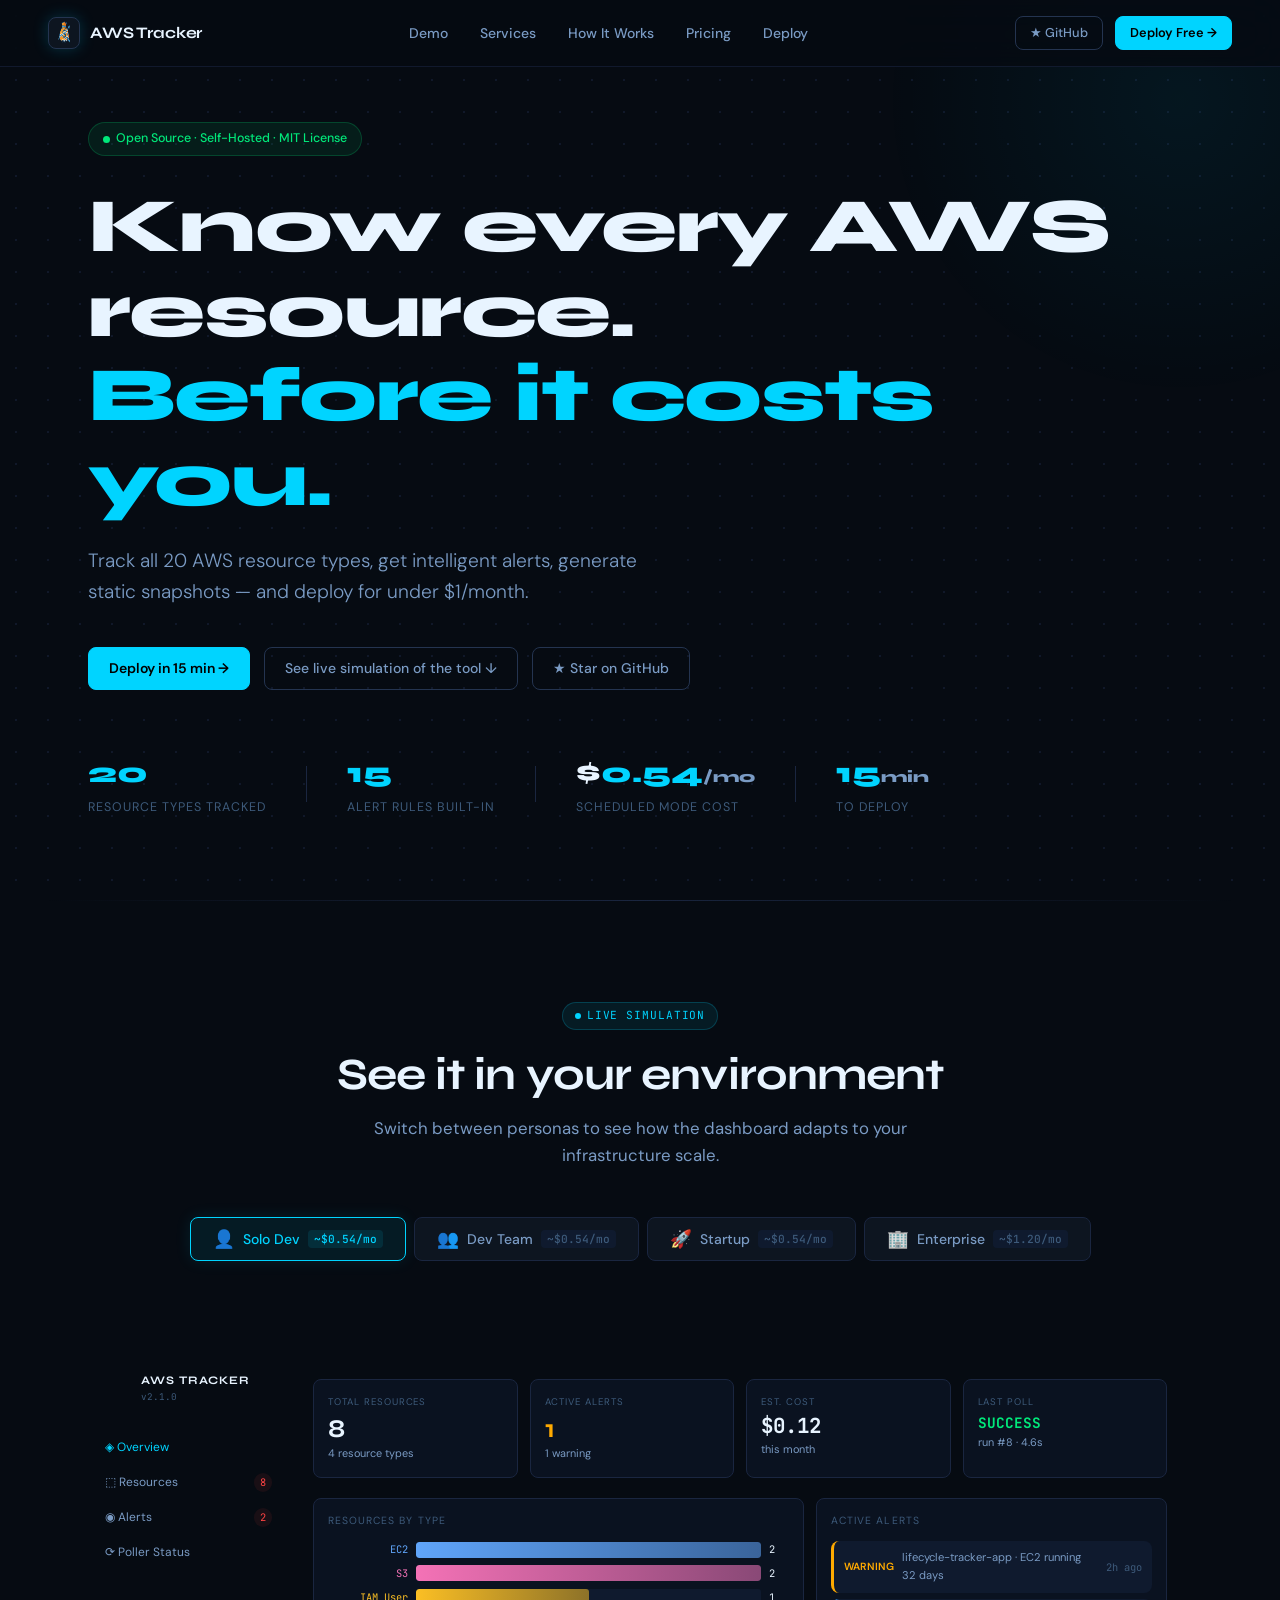
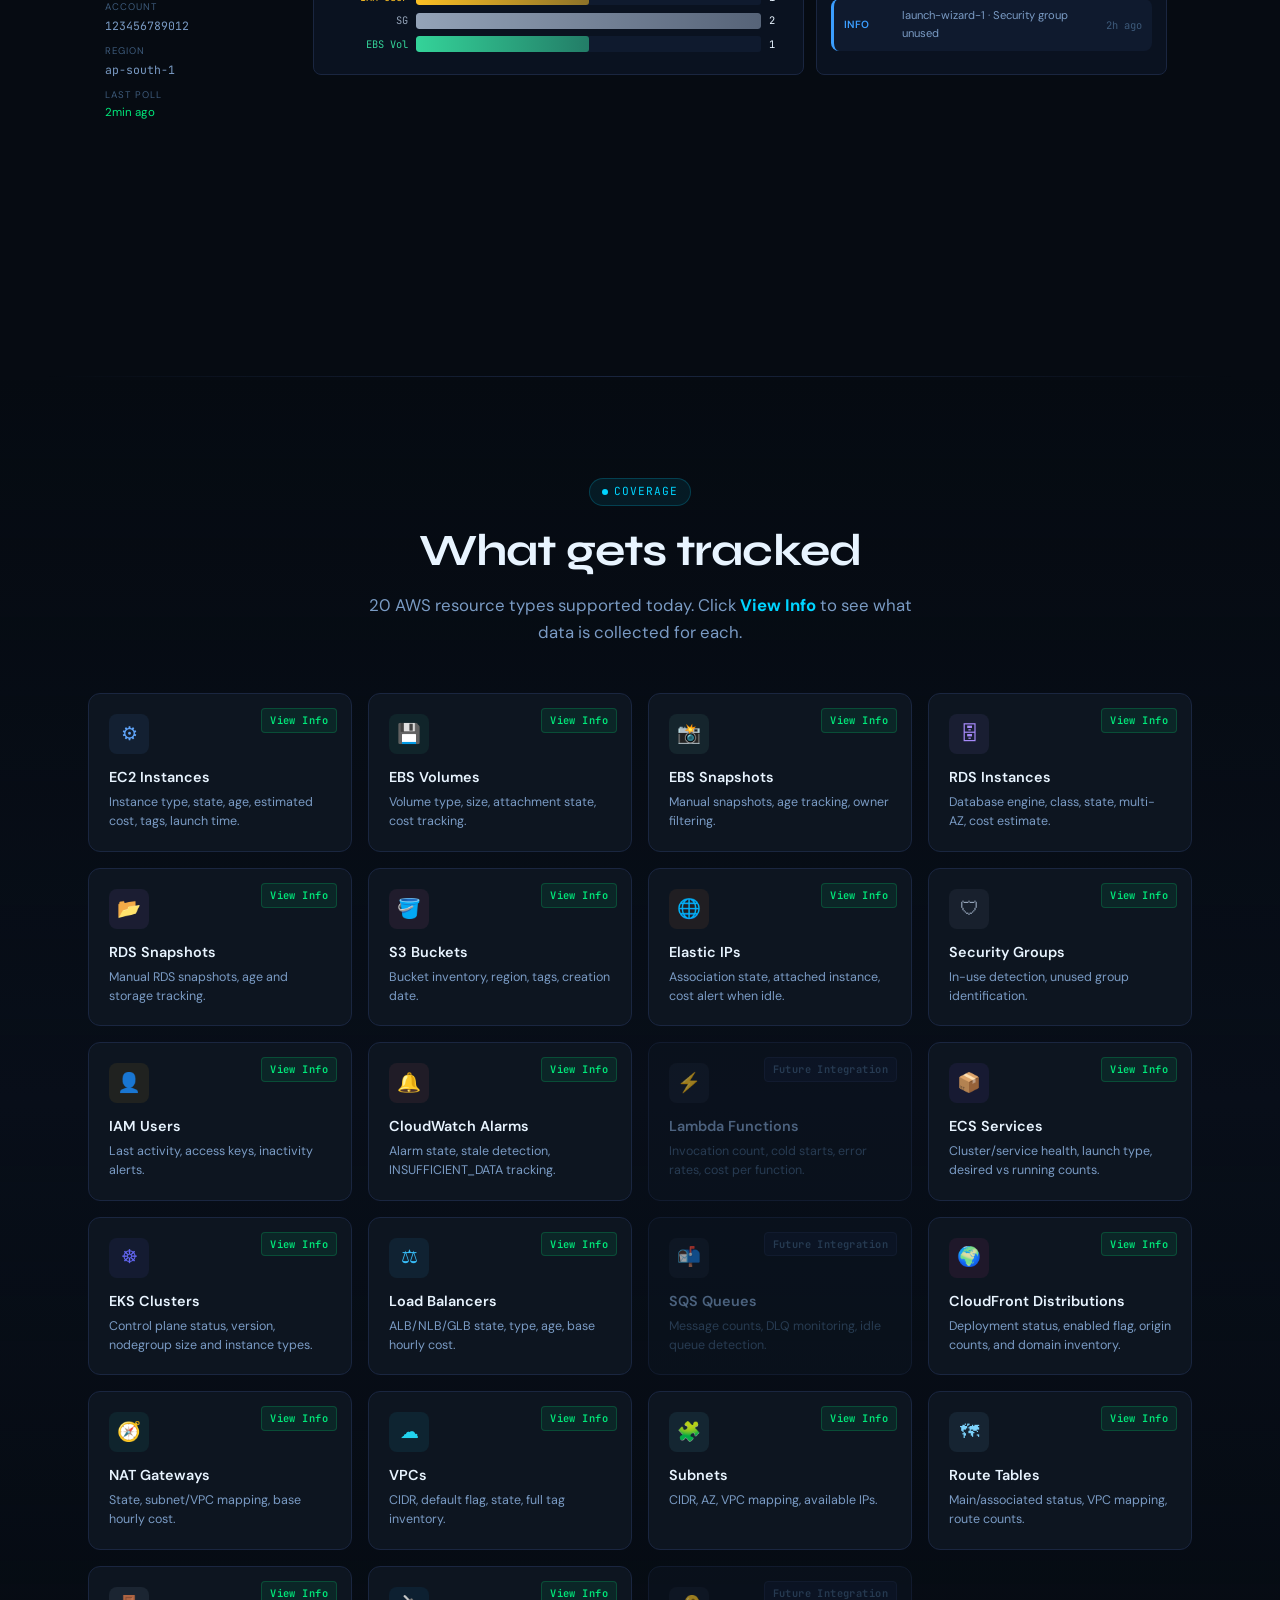
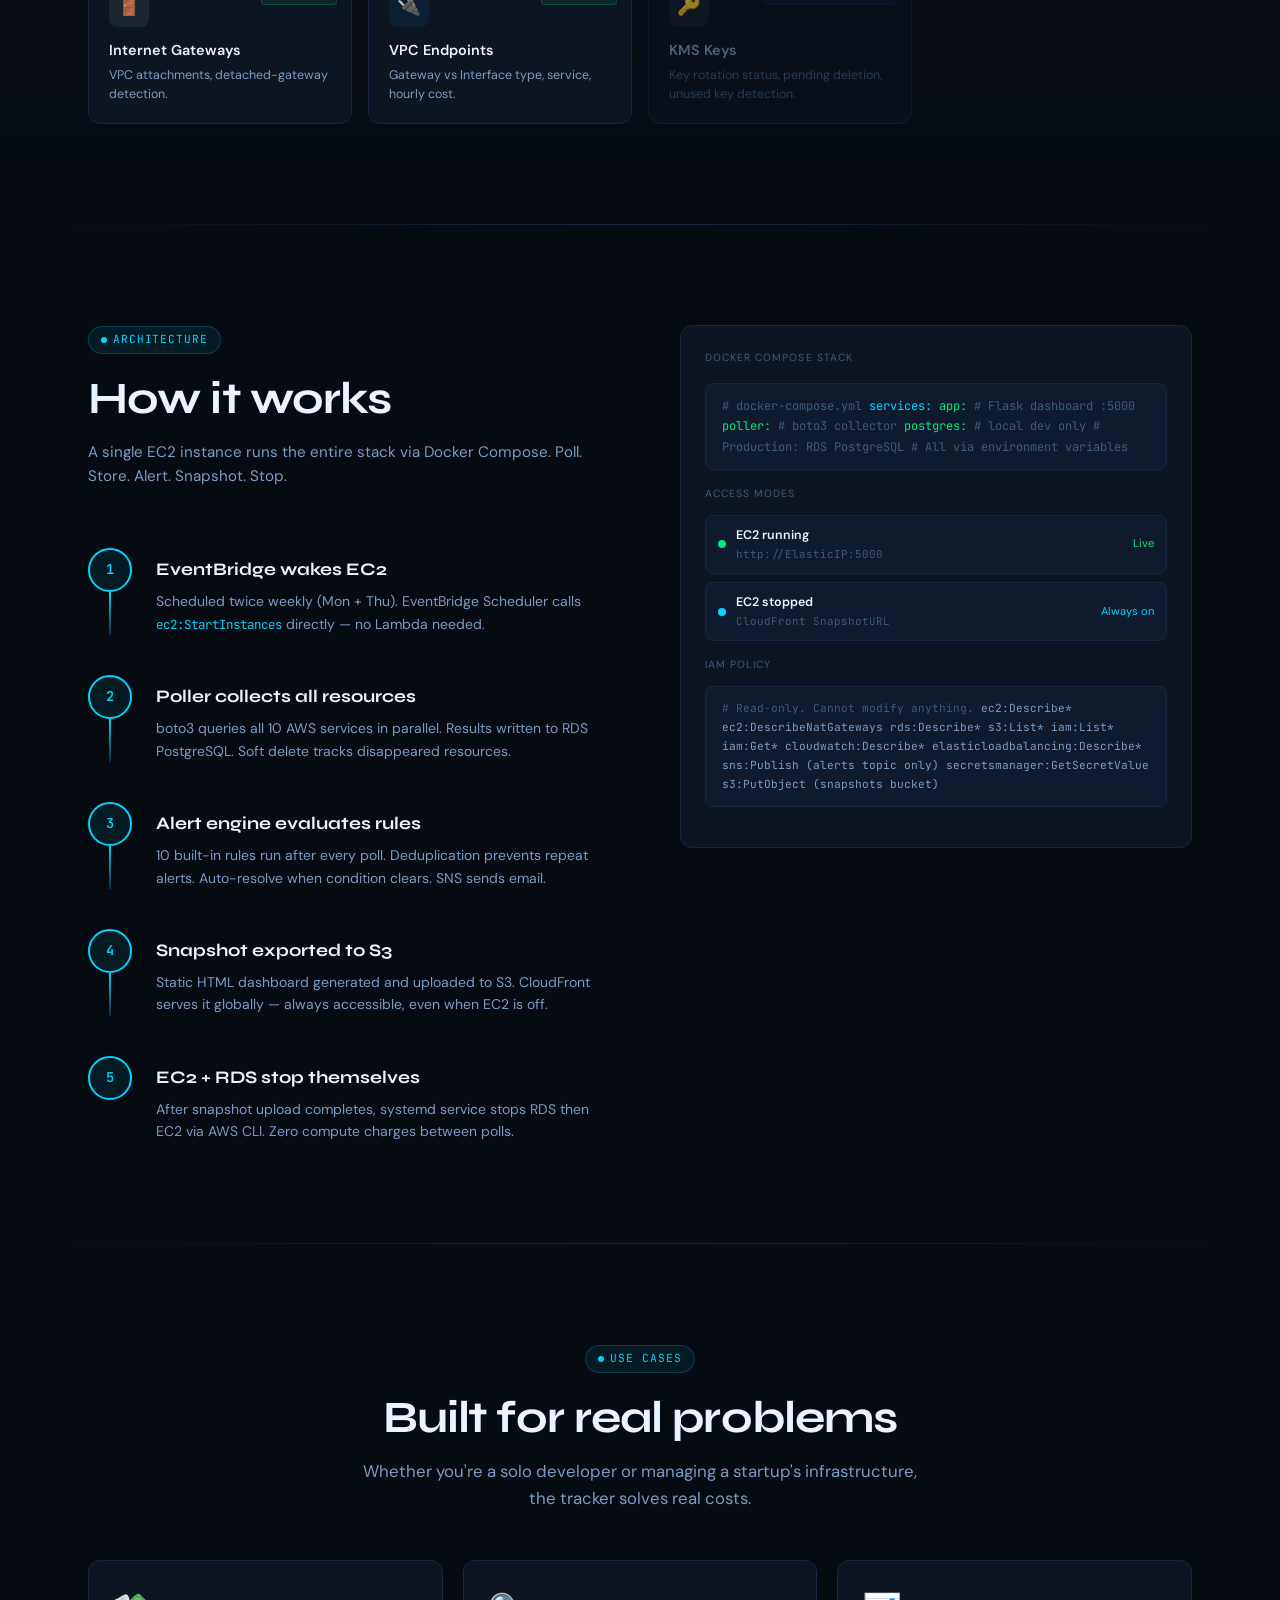
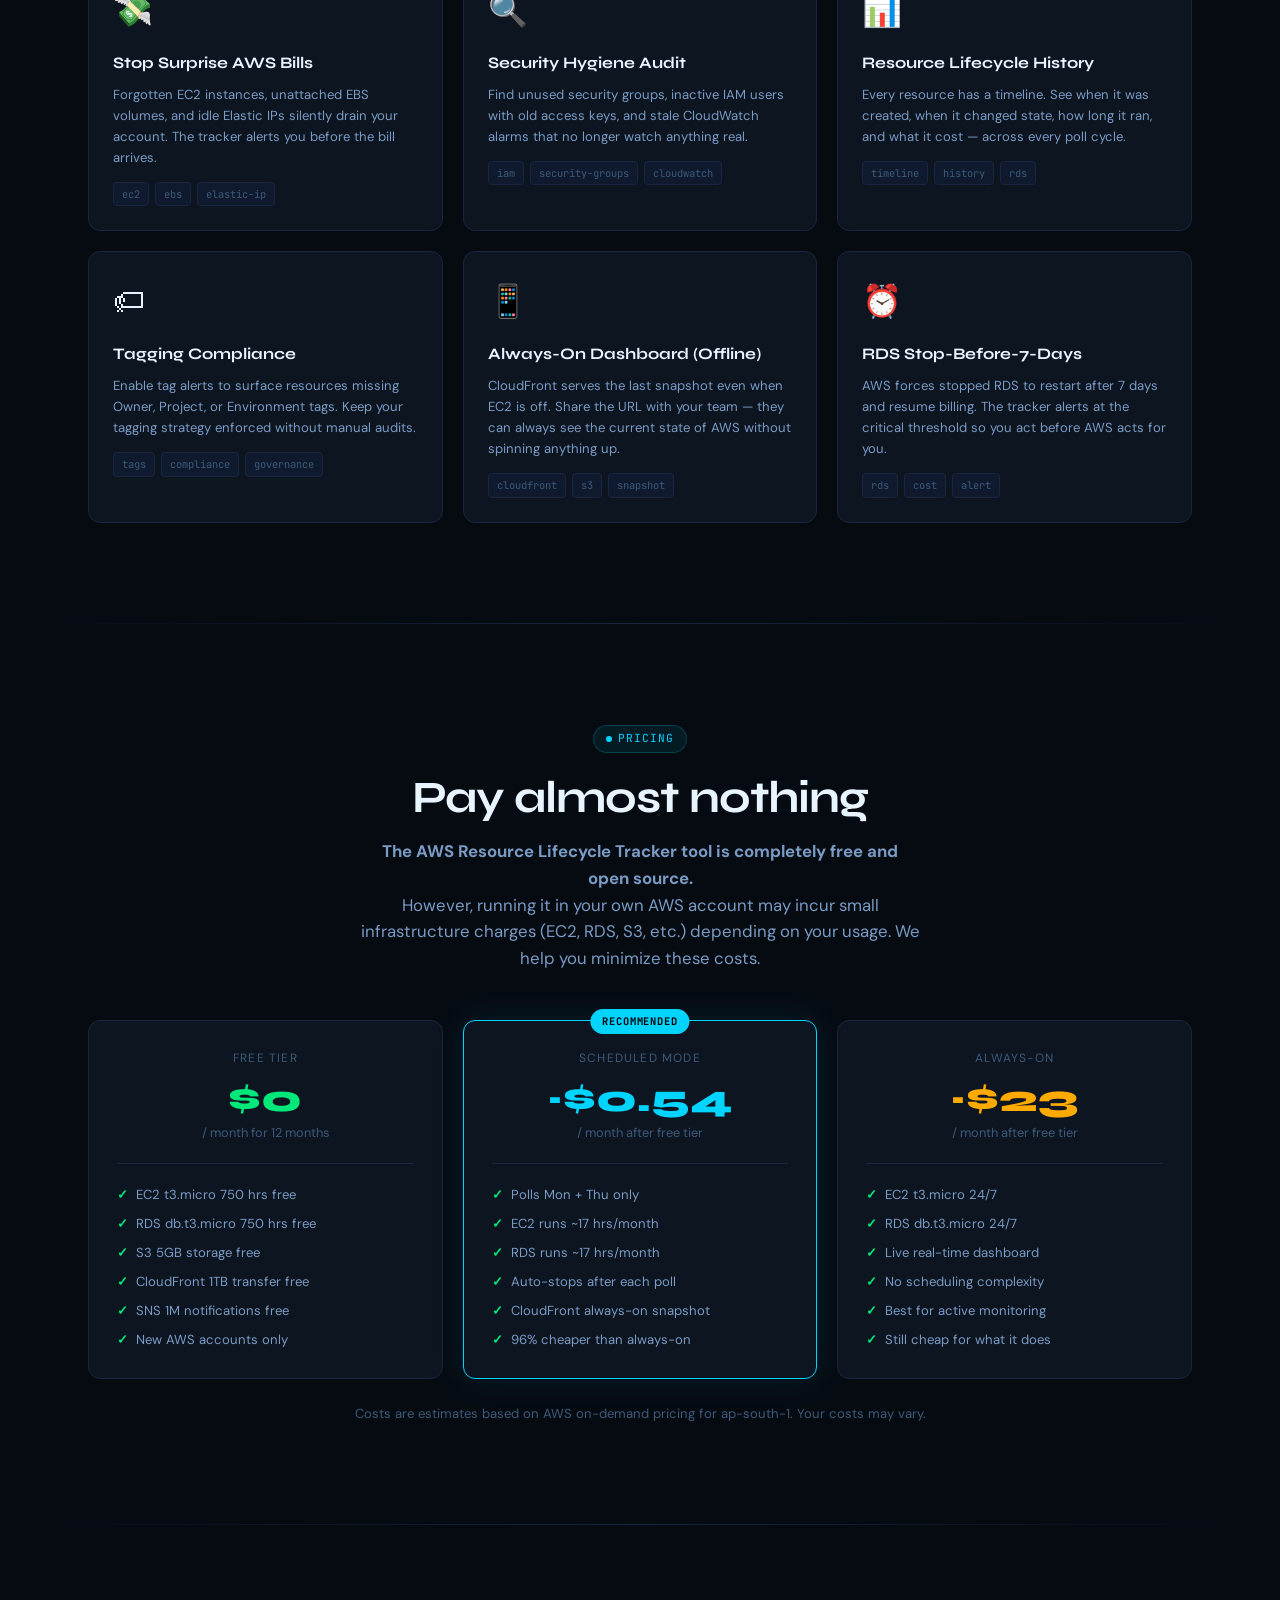
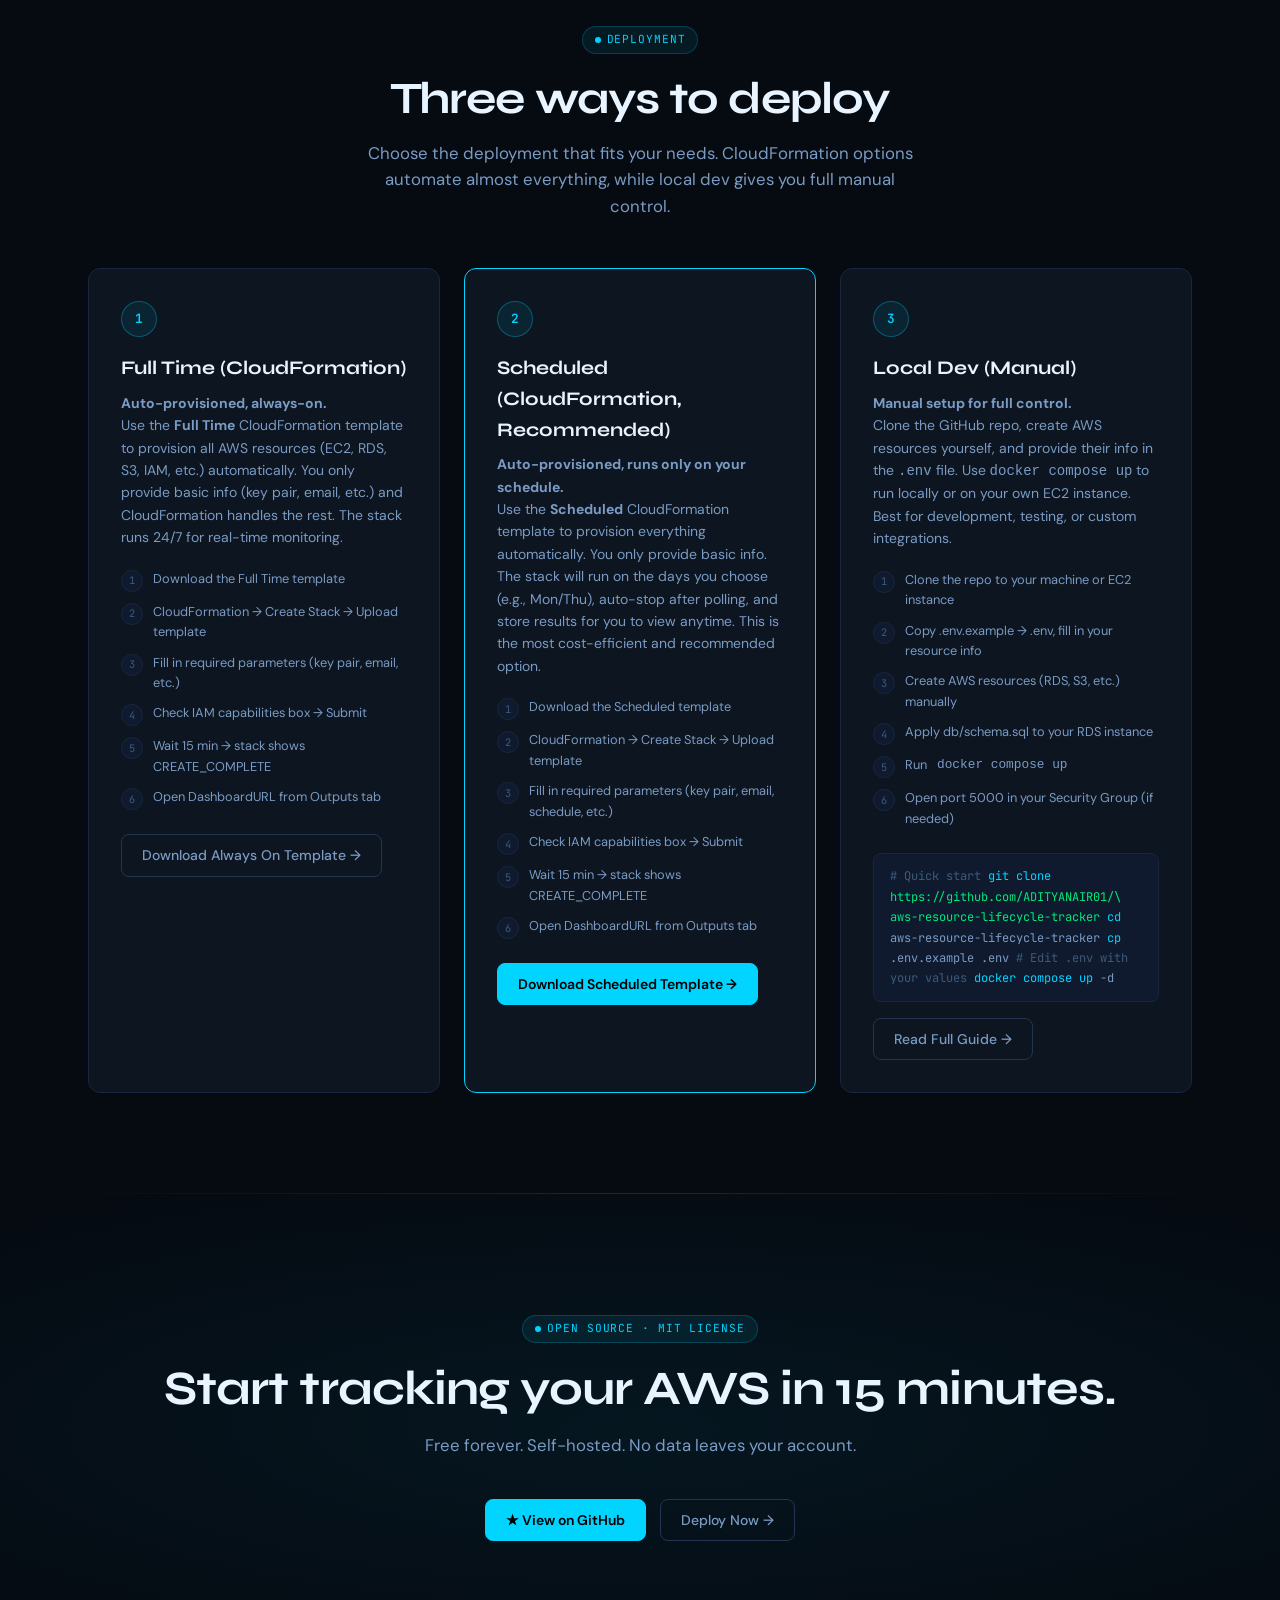
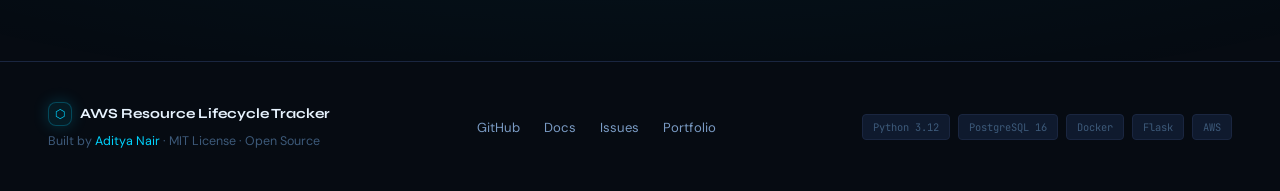
<file: landing-page/index.html>
<!DOCTYPE html>
<html lang="en">
<head>
<meta charset="UTF-8">
<meta name="viewport" content="width=device-width, initial-scale=1.0">
<title>AWS Resource Lifecycle Tracker — Open Source AWS Cost & Resource Monitor</title>
<meta name="description" content="Track every AWS resource. Know what's running, what's forgotten, and what's costing you money. Free, open source, self-hosted.">
<link rel="preconnect" href="https://fonts.googleapis.com">
<link rel="preconnect" href="https://fonts.gstatic.com" crossorigin>
<link href="https://fonts.googleapis.com/css2?family=Syne:wght@400;500;600;700;800&family=JetBrains+Mono:wght@400;500&family=DM+Sans:wght@300;400;500&display=swap" rel="stylesheet">
<style>
:root {
  --bg:          #060b12;
  --bg2:         #0a1220;
  --bg3:         #0f1a2e;
  --surface:     #0d1520;
  --border:      #1a2640;
  --border2:     #243450;
  --accent:      #00d4ff;
  --accent2:     #0099bb;
  --accent-dim:  rgba(0,212,255,0.08);
  --accent-glow: rgba(0,212,255,0.20);
  --green:       #00e87a;
  --green-dim:   rgba(0,232,122,0.08);
  --red:         #ff4444;
  --red-dim:     rgba(255,68,68,0.08);
  --amber:       #ffaa00;
  --amber-dim:   rgba(255,170,0,0.08);
  --blue:        #3b9eff;
  --text:        #e8f4ff;
  --text2:       #7a9bc4;
  --text3:       #3d5a7a;
  --font-display:'Syne', sans-serif;
  --font-mono:   'JetBrains Mono', monospace;
  --font-body:   'DM Sans', sans-serif;
  --r:           8px;
  --r2:          12px;
  --r3:          19px;
}
*,*::before,*::after{box-sizing:border-box;margin:0;padding:0}
html{scroll-behavior:smooth;font-size:16px}
body{
  font-family:var(--font-body);
  background:var(--bg);
  color:var(--text);
  line-height:1.6;
  overflow-x:hidden;
  -webkit-font-smoothing:antialiased;
}

/* dot grid */
body::before{
  content:'';position:fixed;inset:0;
  background-image:radial-gradient(circle,rgba(26,38,64,0.5) 1px,transparent 1px);
  background-size:32px 32px;
  pointer-events:none;z-index:0;
}

/* scrollbar */
::-webkit-scrollbar{width:5px}
::-webkit-scrollbar-track{background:var(--bg)}
::-webkit-scrollbar-thumb{background:var(--border2);border-radius:3px}

/* ── NAV ── */
nav{
  position:fixed;top:0;left:0;right:0;z-index:100;
  padding:16px 48px;
  display:flex;align-items:center;justify-content:space-between;
  background:rgba(6,11,18,0.8);
  backdrop-filter:blur(20px);
  border-bottom:1px solid rgba(26,38,64,0.6);
  transition:all .3s;
}
.nav-logo{
  display:flex;align-items:center;gap:10px;
  font-family:var(--font-display);font-weight:700;font-size:1rem;
  color:var(--text);text-decoration:none;letter-spacing:-.01em;
}
.nav-logo-icon{
  width:32px;height:32px;
  background:var(--accent-dim);border:1px solid rgba(0,212,255,0.25);
  border-radius:var(--r);
  display:flex;align-items:center;justify-content:center;
  color:var(--accent);font-size:.9rem;
  box-shadow:0 0 16px var(--accent-glow);
}
.nav-links{display:flex;align-items:center;gap:32px}
.nav-links a{
  color:var(--text2);text-decoration:none;font-size:.875rem;font-weight:500;
  transition:color .2s;
}
.nav-links a:hover{color:var(--text)}
.nav-cta{
  display:flex;align-items:center;gap:12px;
}
.btn{
  display:inline-flex;align-items:center;gap:8px;
  padding:9px 20px;border-radius:var(--r);
  font-family:var(--font-body);font-size:.875rem;font-weight:500;
  cursor:pointer;border:1px solid transparent;text-decoration:none;
  transition:all .2s;white-space:nowrap;
}
.btn-ghost{background:transparent;border-color:var(--border2);color:var(--text2)}
.btn-ghost:hover{border-color:var(--accent);color:var(--accent);background:var(--accent-dim)}
.btn-primary{
  background:var(--accent);color:#000;font-weight:600;border-color:var(--accent);
}
.btn-primary:hover{background:#00eeff;box-shadow:0 0 24px var(--accent-glow)}
.btn-sm{padding:6px 14px;font-size:.8rem}
.btn-outline{background:transparent;border-color:var(--border2);color:var(--text2)}
.btn-outline:hover{border-color:var(--border2);background:var(--bg3);color:var(--text)}

/* ── SECTIONS ── */
section{position:relative;z-index:1}
.container{max-width:1200px;margin:0 auto;padding:0 48px}
.section-tag{
  display:inline-flex;align-items:center;gap:6px;
  padding:4px 12px;border-radius:999px;
  border:1px solid rgba(0,212,255,0.2);background:var(--accent-dim);
  font-family:var(--font-mono);font-size:.7rem;color:var(--accent);
  letter-spacing:.08em;text-transform:uppercase;
  margin-bottom:20px;
}
.section-tag::before{content:'';width:6px;height:6px;border-radius:50%;background:var(--accent)}
h1,h2,h3{font-family:var(--font-display);letter-spacing:-.02em;line-height:1.1}
h1{font-size:clamp(2.8rem,6vw,5rem);font-weight:800}
h2{font-size:clamp(1.8rem,4vw,2.8rem);font-weight:700}
h3{font-size:1.2rem;font-weight:700}

/* ── HERO ── */
#hero{
  min-height:100vh;
  display:flex;flex-direction:column;justify-content:center;
  padding:120px 48px 80px;
  max-width:1200px;margin:0 auto;
}
.hero-eyebrow{
  display:flex;align-items:center;gap:10px;
  margin-bottom:28px;
  animation:fadeUp .6s ease forwards;
}
.hero-badge{
  display:inline-flex;align-items:center;gap:6px;
  padding:6px 14px;border-radius:999px;
  background:var(--green-dim);border:1px solid rgba(0,232,122,0.2);
  font-size:.78rem;font-weight:500;color:var(--green);
}
.hero-badge::before{
  content:'';width:7px;height:7px;border-radius:50%;background:var(--green);
  animation:pulse-g 2s infinite;
}
@keyframes pulse-g{0%,100%{box-shadow:0 0 0 0 rgba(0,232,122,.4)}50%{box-shadow:0 0 0 5px rgba(0,232,122,0)}}
.hero-title{
  margin-bottom:24px;
  animation:fadeUp .6s .1s ease both;
}
.hero-title .accent{color:var(--accent)}
.hero-title .dim{color:var(--text2)}
.hero-sub{
  font-size:1.2rem;color:var(--text2);
  max-width:600px;margin-bottom:40px;font-weight:300;
  animation:fadeUp .6s .2s ease both;
}
.hero-actions{
  display:flex;align-items:center;gap:14px;flex-wrap:wrap;
  margin-bottom:60px;
  animation:fadeUp .6s .3s ease both;
}
.hero-stats{
  display:flex;align-items:center;gap:40px;flex-wrap:wrap;
  animation:fadeUp .6s .4s ease both;
}
.hero-stat{
  display:flex;flex-direction:column;gap:2px;
}
.hero-stat-num{
  font-family:var(--font-display);font-size:1.8rem;font-weight:800;
  color:var(--text);
}
.hero-stat-num span{color:var(--accent)}
.hero-stat-label{font-size:.78rem;color:var(--text3);text-transform:uppercase;letter-spacing:.08em}
.stat-divider{width:1px;height:36px;background:var(--border)}

/* ── PERSONA SWITCHER ── */
#demo{padding:100px 0}
.demo-header{text-align:center;margin-bottom:48px}
.demo-header h2{margin-bottom:16px}
.demo-header p{color:var(--text2);font-size:1.05rem;max-width:560px;margin:0 auto}

.persona-tabs{
  display:flex;align-items:center;justify-content:center;
  gap:8px;margin-bottom:40px;flex-wrap:wrap;
}
.persona-tab{
  display:flex;align-items:center;gap:8px;
  padding:10px 22px;border-radius:var(--r);
  border:1px solid var(--border);background:var(--surface);
  color:var(--text2);font-size:.875rem;font-weight:500;
  cursor:pointer;transition:all .2s;
  font-family:var(--font-body);
}
.persona-tab:hover{border-color:var(--border2);color:var(--text)}
.persona-tab.active{
  border-color:var(--accent);color:var(--accent);background:var(--accent-dim);
  box-shadow:0 0 16px rgba(0,212,255,.1);
}
.persona-tab .tab-icon{font-size:1.1rem}
.persona-tab .tab-cost{
  font-family:var(--font-mono);font-size:.7rem;
  padding:2px 6px;border-radius:4px;background:var(--bg3);
  color:var(--text3);
}
.persona-tab.active .tab-cost{background:rgba(0,212,255,.1);color:var(--accent)}

/* ── DASHBOARD SIM ── */
.dashboard-sim{
  background:var(--surface);
  border:1px solid var(--border);border-radius:var(--r3);
  overflow:hidden;
  box-shadow:0 32px 80px rgba(0,0,0,.5),0 0 0 1px rgba(0,212,255,.04);
  animation:fadeUp .5s ease forwards;
}
.sim-titlebar{
  background:var(--bg3);border-bottom:1px solid var(--border);
  padding:12px 20px;display:flex;align-items:center;gap:10px;
}
.sim-dots{display:flex;gap:6px}
.sim-dot{width:12px;height:12px;border-radius:50%}
.sim-dot.r{background:#ff5f57}
.sim-dot.y{background:#febc2e}
.sim-dot.g{background:#28c840}
.sim-url{
  flex:1;margin:0 16px;
  background:var(--surface);border:1px solid var(--border);
  border-radius:6px;padding:4px 12px;
  font-family:var(--font-mono);font-size:.72rem;color:var(--text3);
}
.sim-inner{display:flex;min-height:520px}

/* sim sidebar */
.sim-sidebar{
  width:200px;background:var(--bg2);border-right:1px solid var(--border);
  padding:16px 0;flex-shrink:0;
}
.sim-logo{
  padding:0 16px 16px;display:flex;align-items:center;gap:8px;
  border-bottom:1px solid var(--border);margin-bottom:8px;
}
.sim-logo-icon{
  width:28px;height:28px;border-radius:6px;background:var(--accent-dim);
  border:1px solid rgba(0,212,255,.2);
  display:flex;align-items:center;justify-content:center;
  color:var(--accent);font-size:.8rem;
}
.sim-logo-text{font-family:var(--font-display);font-size:.72rem;font-weight:700;letter-spacing:.08em}
.sim-nav-item{
  display:flex;align-items:center;gap:8px;
  padding:8px 16px;font-size:.75rem;color:var(--text2);cursor:pointer;
  transition:all .15s;
}
.sim-nav-item:hover,.sim-nav-item.active{background:var(--accent-dim);color:var(--accent)}
.sim-nav-item.active{border-left:2px solid var(--accent);padding-left:14px}
.sim-nav-badge{
  margin-left:auto;font-family:var(--font-mono);font-size:.65rem;
  padding:1px 6px;border-radius:999px;background:var(--red-dim);color:var(--red);
}
.sim-meta{padding:12px 16px;margin-top:auto;border-top:1px solid var(--border)}
.sim-meta-row{display:flex;flex-direction:column;gap:2px;margin-bottom:8px}
.sim-meta-label{font-size:.6rem;text-transform:uppercase;letter-spacing:.1em;color:var(--text3)}
.sim-meta-val{font-family:var(--font-mono);font-size:.72rem;color:var(--text2)}
.sim-last-poll{color:var(--green);font-size:.72rem}

/* sim main */
.sim-main{flex:1;padding:24px;overflow:hidden}
.sim-stat-grid{display:grid;grid-template-columns:repeat(4,1fr);gap:12px;margin-bottom:20px}
.sim-stat-card{
  background:var(--bg2);border:1px solid var(--border);
  border-radius:var(--r);padding:14px;
  transition:border-color .2s;
}
.sim-stat-card:hover{border-color:var(--border2)}
.sim-stat-label{font-size:.6rem;text-transform:uppercase;letter-spacing:.1em;color:var(--text3);margin-bottom:6px}
.sim-stat-val{font-family:var(--font-display);font-size:1.6rem;font-weight:700;line-height:1}
.sim-stat-sub{font-size:.68rem;color:var(--text2);margin-top:4px}
.sim-charts{display:grid;grid-template-columns:1.4fr 1fr;gap:12px}
.sim-chart-card{
  background:var(--bg2);border:1px solid var(--border);border-radius:var(--r);padding:14px;
}
.sim-chart-title{font-size:.65rem;text-transform:uppercase;letter-spacing:.1em;color:var(--text3);margin-bottom:12px}
.sim-bar-row{display:flex;align-items:center;gap:8px;margin-bottom:7px}
.sim-bar-label{font-family:var(--font-mono);font-size:.65rem;color:var(--text2);width:80px;text-align:right;flex-shrink:0}
.sim-bar-track{flex:1;height:16px;background:var(--bg3);border-radius:3px;overflow:hidden}
.sim-bar-fill{height:100%;border-radius:3px;transition:width 1s cubic-bezier(.4,0,.2,1)}
.sim-bar-count{font-family:var(--font-mono);font-size:.65rem;color:var(--text);width:20px;flex-shrink:0}
.sim-alert-row{
  display:flex;align-items:center;gap:8px;padding:8px 10px;
  background:var(--bg3);border-radius:var(--r);margin-bottom:6px;
  border-left:3px solid transparent;
}
.sim-alert-row.info{border-color:var(--blue)}
.sim-alert-row.warning{border-color:var(--amber)}
.sim-alert-row.critical{border-color:var(--red)}
.sim-alert-sev{font-size:.65rem;font-weight:600;width:50px}
.sim-alert-sev.info{color:var(--blue)}
.sim-alert-sev.warning{color:var(--amber)}
.sim-alert-sev.critical{color:var(--red)}
.sim-alert-msg{font-size:.7rem;color:var(--text2);flex:1}
.sim-alert-time{font-family:var(--font-mono);font-size:.65rem;color:var(--text3)}
.sim-persona-label{
  position:absolute;top:12px;right:12px;
  padding:4px 10px;border-radius:999px;
  font-family:var(--font-mono);font-size:.65rem;
  background:var(--bg3);border:1px solid var(--border);color:var(--text3);
}

/* ── SERVICES ── */
#services{padding:100px 0;background:linear-gradient(180deg,transparent,rgba(10,18,32,.5),transparent)}
.services-grid{display:grid;grid-template-columns:repeat(auto-fill,minmax(260px,1fr));gap:16px;margin-top:40px}
.service-card{
  background:var(--surface);border:1px solid var(--border);border-radius:var(--r2);
  padding:20px;transition:all .2s;position:relative;overflow:hidden;
}
.service-card:hover{border-color:var(--border2);transform:translateY(-2px)}
.service-card.supported:hover{border-color:rgba(0,232,122,.3)}
.service-card.future{opacity:.6}
.service-card.future:hover{opacity:.8;border-color:var(--border2)}
.service-icon{
  width:40px;height:40px;border-radius:var(--r);margin-bottom:12px;
  display:flex;align-items:center;justify-content:center;font-size:1.2rem;
}
.service-name{font-weight:600;font-size:.9rem;margin-bottom:4px}
.service-desc{font-size:.78rem;color:var(--text2);line-height:1.5}
.service-badge{
  position:absolute;top:14px;right:14px;
  padding:3px 8px;border-radius:4px;font-size:.65rem;font-weight:600;
  font-family:var(--font-mono);letter-spacing:.04em;cursor:pointer;
}
.service-badge.live{
  background:var(--green-dim);color:var(--green);border:1px solid rgba(0,232,122,.2);
}
.service-badge.future{
  background:var(--bg3);color:var(--text3);border:1px solid var(--border);
}
.service-badge.live:hover{background:rgba(0,232,122,.15)}

/* service info tooltip */
.service-info-panel{
  display:none;
  background:var(--bg3);border:1px solid var(--border2);border-radius:var(--r);
  padding:10px 14px;margin-top:10px;
  font-size:.75rem;color:var(--text2);line-height:1.6;
}
.service-info-panel.open{display:block;animation:fadeIn .15s ease}
.service-info-panel code{
  font-family:var(--font-mono);font-size:.72rem;color:var(--accent);
  background:var(--accent-dim);padding:1px 5px;border-radius:3px;
}

/* ── HOW IT WORKS ── */
#how{padding:100px 0}
.flow-grid{display:grid;grid-template-columns:1fr;gap:0;margin-top:60px;max-width:800px;margin-left:auto;margin-right:auto}
.flow-step{
  display:flex;gap:24px;padding:0 0 40px;position:relative;
}
.flow-step:last-child{padding-bottom:0}
.flow-left{display:flex;flex-direction:column;align-items:center;gap:0;flex-shrink:0}
.flow-num{
  width:44px;height:44px;border-radius:50%;
  background:var(--accent-dim);border:2px solid var(--accent);
  display:flex;align-items:center;justify-content:center;
  font-family:var(--font-mono);font-size:.85rem;font-weight:600;color:var(--accent);
  flex-shrink:0;z-index:1;
}
.flow-line{width:2px;flex:1;background:linear-gradient(180deg,var(--accent),var(--border));min-height:40px}
.flow-step:last-child .flow-line{display:none}
.flow-content{padding-top:8px}
.flow-title{font-family:var(--font-display);font-size:1.1rem;font-weight:700;margin-bottom:6px}
.flow-desc{font-size:.875rem;color:var(--text2);line-height:1.6;max-width:520px}
.flow-code{
  font-family:var(--font-mono);font-size:.75rem;
  background:var(--bg3);border:1px solid var(--border);
  border-radius:var(--r);padding:8px 12px;
  color:var(--accent);margin-top:8px;display:inline-block;
}

/* ── COST ── */
#cost{padding:100px 0}
.cost-grid{display:grid;grid-template-columns:repeat(3,1fr);gap:20px;margin-top:48px}
.cost-card{
  background:var(--surface);border:1px solid var(--border);
  border-radius:var(--r2);padding:28px;text-align:center;position:relative;
  transition:all .3s;
}
.cost-card:hover{border-color:var(--border2);transform:translateY(-4px)}
.cost-card.featured{
  border-color:var(--accent);
  box-shadow:0 0 32px rgba(0,212,255,.1);
}
.cost-card.featured::before{
  content:'RECOMMENDED';
  position:absolute;top:-12px;left:50%;transform:translateX(-50%);
  background:var(--accent);color:#000;
  font-family:var(--font-mono);font-size:.65rem;font-weight:700;
  padding:4px 12px;border-radius:999px;letter-spacing:.08em;
}
.cost-tier{font-size:.75rem;text-transform:uppercase;letter-spacing:.1em;color:var(--text3);margin-bottom:12px}
.cost-amount{font-family:var(--font-display);font-size:2.4rem;font-weight:800;line-height:1;margin-bottom:4px}
.cost-period{font-size:.8rem;color:var(--text3)}
.cost-divider{height:1px;background:var(--border);margin:20px 0}
.cost-features{list-style:none;text-align:left;display:flex;flex-direction:column;gap:8px}
.cost-features li{
  display:flex;align-items:flex-start;gap:8px;
  font-size:.82rem;color:var(--text2);
}
.cost-features li::before{content:'✓';color:var(--green);flex-shrink:0;font-weight:700}

/* ── DEPLOY ── */
#deploy{padding:100px 0}
.deploy-grid{display:grid;grid-template-columns:1fr 1fr;gap:24px;margin-top:48px}
.deploy-card{
  background:var(--surface);border:1px solid var(--border);
  border-radius:var(--r2);padding:32px;
  transition:all .2s;
}
.deploy-card:hover{border-color:var(--border2)}
.deploy-card.featured{border-color:var(--accent)}
.deploy-num{
  width:36px;height:36px;border-radius:50%;
  background:var(--accent-dim);border:1px solid rgba(0,212,255,.3);
  display:flex;align-items:center;justify-content:center;
  font-family:var(--font-mono);font-size:.8rem;font-weight:600;color:var(--accent);
  margin-bottom:16px;
}
.deploy-title{font-family:var(--font-display);font-size:1.2rem;font-weight:700;margin-bottom:8px}
.deploy-desc{font-size:.875rem;color:var(--text2);margin-bottom:20px;line-height:1.6}
.deploy-steps{display:flex;flex-direction:column;gap:10px;margin-bottom:24px}
.deploy-step{
  display:flex;align-items:flex-start;gap:10px;
  font-size:.8rem;color:var(--text2);
}
.deploy-step-num{
  width:22px;height:22px;border-radius:50%;
  background:var(--bg3);border:1px solid var(--border);
  display:flex;align-items:center;justify-content:center;
  font-family:var(--font-mono);font-size:.65rem;color:var(--text3);
  flex-shrink:0;margin-top:1px;
}
.code-block{
  background:var(--bg3);border:1px solid var(--border);
  border-radius:var(--r);padding:12px 16px;
  font-family:var(--font-mono);font-size:.75rem;color:var(--text2);
  margin-bottom:16px;overflow-x:auto;line-height:1.7;
}
.code-block .c{color:var(--text3)}
.code-block .k{color:var(--accent)}
.code-block .s{color:var(--green)}

/* ── USE CASES ── */
#usecases{padding:100px 0}
.usecase-grid{display:grid;grid-template-columns:repeat(3,1fr);gap:20px;margin-top:48px}
.usecase-card{
  background:var(--surface);border:1px solid var(--border);
  border-radius:var(--r2);padding:24px;
  transition:all .2s;
}
.usecase-card:hover{border-color:var(--border2);transform:translateY(-2px)}
.usecase-icon{font-size:2rem;margin-bottom:14px}
.usecase-title{font-family:var(--font-display);font-size:1rem;font-weight:700;margin-bottom:8px}
.usecase-desc{font-size:.82rem;color:var(--text2);line-height:1.6}
.usecase-tags{display:flex;flex-wrap:wrap;gap:6px;margin-top:14px}
.usecase-tag{
  padding:3px 8px;border-radius:4px;
  font-family:var(--font-mono);font-size:.65rem;
  background:var(--bg3);border:1px solid var(--border);color:var(--text3);
}

/* ── CTA ── */
#cta{
  padding:120px 0;text-align:center;
  background:radial-gradient(ellipse 80% 60% at 50% 50%,rgba(0,212,255,.06),transparent);
}
#cta h2{margin-bottom:16px;font-size:clamp(2rem,4vw,3rem)}
#cta p{color:var(--text2);font-size:1.05rem;max-width:500px;margin:0 auto 40px}
.cta-actions{display:flex;align-items:center;justify-content:center;gap:14px;flex-wrap:wrap}

/* ── FOOTER ── */
footer{
  border-top:1px solid var(--border);
  padding:40px 48px;
  display:flex;align-items:center;justify-content:space-between;
  flex-wrap:wrap;gap:20px;
  position:relative;z-index:1;
}
.footer-left{display:flex;flex-direction:column;gap:6px}
.footer-logo{display:flex;align-items:center;gap:8px;text-decoration:none;color:var(--text)}
.footer-logo-text{font-family:var(--font-display);font-weight:700;font-size:.875rem}
.footer-copy{font-size:.78rem;color:var(--text3)}
.footer-links{display:flex;align-items:center;gap:24px}
.footer-links a{font-size:.82rem;color:var(--text2);text-decoration:none;transition:color .2s}
.footer-links a:hover{color:var(--accent)}
.footer-badges{display:flex;align-items:center;gap:8px}
.footer-badge{
  padding:4px 10px;border-radius:4px;
  font-family:var(--font-mono);font-size:.65rem;
  background:var(--bg3);border:1px solid var(--border);color:var(--text3);
}

/* ── ANIMATIONS ── */
@keyframes fadeUp{from{opacity:0;transform:translateY(20px)}to{opacity:1;transform:translateY(0)}}
@keyframes fadeIn{from{opacity:0}to{opacity:1}}

.reveal{opacity:0;transform:translateY(24px);transition:opacity .6s ease,transform .6s ease}
.reveal.visible{opacity:1;transform:translateY(0)}

/* tab transitions */
.sim-main{transition:opacity .3s ease}
.sim-main.switching{opacity:0}

/* glow pulse on hero */
.glow-orb{
  position:absolute;width:600px;height:600px;border-radius:50%;
  background:radial-gradient(circle,rgba(0,212,255,.06) 0%,transparent 70%);
  top:-200px;right:-200px;pointer-events:none;z-index:0;
  animation:orb-drift 8s ease-in-out infinite;
}
@keyframes orb-drift{0%,100%{transform:translate(0,0)}50%{transform:translate(-30px,30px)}}

/* section divider */
.section-divider{
  height:1px;
  background:linear-gradient(90deg,transparent,var(--border),transparent);
  margin:0 48px;
  position:relative;z-index:1;
}

/* type badge */
.type-badge{
  display:inline-flex;align-items:center;
  padding:1px 6px;border-radius:3px;
  font-family:var(--font-mono);font-size:.62rem;
  font-weight:500;text-transform:uppercase;
}
.type-ec2{color:#60a5fa;border:1px solid rgba(96,165,250,.2);background:rgba(96,165,250,.06)}
.type-rds{color:#a78bfa;border:1px solid rgba(167,139,250,.2);background:rgba(167,139,250,.06)}
.type-s3{color:#f472b6;border:1px solid rgba(244,114,182,.2);background:rgba(244,114,182,.06)}
.type-ebs{color:#34d399;border:1px solid rgba(52,211,153,.2);background:rgba(52,211,153,.06)}
.type-sg{color:#94a3b8;border:1px solid rgba(148,163,184,.2);background:rgba(148,163,184,.06)}
.type-iam{color:#fbbf24;border:1px solid rgba(251,191,36,.2);background:rgba(251,191,36,.06)}
.type-eip{color:#fb923c;border:1px solid rgba(251,146,60,.2);background:rgba(251,146,60,.06)}
.type-cw{color:#f87171;border:1px solid rgba(248,113,113,.2);background:rgba(248,113,113,.06)}

/* state dot */
.sdot{display:inline-flex;align-items:center;gap:5px;font-size:.75rem}
.sdot::before{content:'';width:6px;height:6px;border-radius:50%;flex-shrink:0}
.sdot.running::before{background:var(--green);animation:pulse-g 2s infinite}
.sdot.stopped::before{background:var(--amber)}
.sdot.unused::before{background:var(--red);animation:pulse-r 2s infinite}
.sdot.active::before{background:var(--green);animation:pulse-g 2s infinite}
@keyframes pulse-r{0%,100%{box-shadow:0 0 0 0 rgba(255,68,68,.4)}50%{box-shadow:0 0 0 4px rgba(255,68,68,0)}}

/* ── RESPONSIVE ── */
@media(max-width:900px){
  nav{padding:14px 24px}
  .nav-links{display:none}
  .container{padding:0 24px}
  #hero{padding:100px 24px 60px}
  .cost-grid,.deploy-grid{grid-template-columns:1fr}
  .usecase-grid{grid-template-columns:1fr 1fr}
  .sim-stat-grid{grid-template-columns:repeat(2,1fr)}
  .sim-charts{grid-template-columns:1fr}
  footer{padding:32px 24px;flex-direction:column;text-align:center}
  .footer-links{justify-content:center}
}
@media(max-width:600px){
  h1{font-size:2.4rem}
  .sim-sidebar{display:none}
  .usecase-grid{grid-template-columns:1fr}
  .services-grid{grid-template-columns:1fr 1fr}
}
</style>
</head>
<body>

<!-- ── NAV ── -->
<nav id="navbar">
  <a href="#" class="nav-logo">
    <div class="nav-logo-icon" style="padding:0;background:var(--surface);border:1px solid var(--border2);">
      <img src="icon.png" alt="Logo" style="width:28px;height:28px;display:block;border-radius:6px;background:transparent;" />
    </div>
    <span>AWS Tracker</span>
  </a>
  <div class="nav-links">
    <a href="#demo">Demo</a>
    <a href="#services">Services</a>
    <a href="#how">How It Works</a>
  <link rel="icon" type="image/x-icon" href="icon.ico">
    <a href="#cost">Pricing</a>
    <a href="#deploy">Deploy</a>
  </div>
  <div class="nav-cta">
    <a href="https://github.com/ADITYANAIR01/aws-resource-lifecycle-tracker" target="_blank" rel="noopener noreferrer" class="btn btn-ghost btn-sm">
      ★ GitHub
    </a>
    <a href="#deploy" class="btn btn-primary btn-sm">Deploy Free →</a>
  </div>
</nav>

<!-- ── HERO ── -->
<section id="hero-section">
  <div class="glow-orb"></div>
  <div id="hero">
    <div class="hero-eyebrow">
      <div class="hero-badge">Open Source · Self-Hosted · MIT License</div>
    </div>
    <h1 class="hero-title">
      Know every AWS resource.<br>
      <span class="accent">Before it costs you.</span>
    </h1>
    <p class="hero-sub">
      Track all 20 AWS resource types, get intelligent alerts, generate static snapshots — and deploy for under $1/month.
    </p>
    <div class="hero-actions">
      <a href="#deploy" class="btn btn-primary">
        Deploy in 15 min →
      </a>
      <a href="#demo" class="btn btn-ghost">
        See live simulation of the tool ↓
      </a>
      <a href="https://github.com/ADITYANAIR01/aws-resource-lifecycle-tracker" target="_blank" rel="noopener noreferrer" class="btn btn-outline">
        ★ Star on GitHub
      </a>
    </div>
    <div class="hero-stats">
      <div class="hero-stat">
        <div class="hero-stat-num"><span id="count-resources">0</span></div>
        <div class="hero-stat-label">Resource Types Tracked</div>
      </div>
      <div class="stat-divider"></div>
      <div class="hero-stat">
        <div class="hero-stat-num"><span id="count-alerts">0</span></div>
        <div class="hero-stat-label">Alert Rules Built-in</div>
      </div>
      <div class="stat-divider"></div>
      <div class="hero-stat">
        <div class="hero-stat-num">$<span id="count-cost">0</span><span style="font-size:1rem;color:var(--text2)">/mo</span></div>
        <div class="hero-stat-label">Scheduled Mode Cost</div>
      </div>
      <div class="stat-divider"></div>
      <div class="hero-stat">
        <div class="hero-stat-num"><span id="count-deploy">0</span><span style="font-size:1rem;color:var(--text2)">min</span></div>
        <div class="hero-stat-label">To Deploy</div>
      </div>
    </div>
  </div>
</section>

<div class="section-divider"></div>

<!-- ── DEMO / PERSONA SWITCHER ── -->
<section id="demo">
  <div class="container">
    <div class="demo-header reveal">
      <div class="section-tag">Live Simulation</div>
      <h2>See it in your environment</h2>
      <p>Switch between personas to see how the dashboard adapts to your infrastructure scale.</p>
    </div>

    <div class="persona-tabs reveal">
      <button class="persona-tab active" data-persona="solo" onclick="switchPersona('solo',this)">
        <span class="tab-icon">👤</span>
        <span>Solo Dev</span>
        <span class="tab-cost">~$0.54/mo</span>
      </button>
      <button class="persona-tab" data-persona="devteam" onclick="switchPersona('devteam',this)">
        <span class="tab-icon">👥</span>
        <span>Dev Team</span>
        <span class="tab-cost">~$0.54/mo</span>
      </button>
      <button class="persona-tab" data-persona="startup" onclick="switchPersona('startup',this)">
        <span class="tab-icon">🚀</span>
        <span>Startup</span>
        <span class="tab-cost">~$0.54/mo</span>
      </button>
      <button class="persona-tab" data-persona="enterprise" onclick="switchPersona('enterprise',this)">
        <span class="tab-icon">🏢</span>
        <span>Enterprise</span>
        <span class="tab-cost">~$1.20/mo</span>
      </button>
    </div>

    <div class="dashboard-sim reveal" id="dashboard-sim">
      <div class="sim-titlebar">
        <div class="sim-dots">
          <div class="sim-dot r"></div>
          <div class="sim-dot y"></div>
          <div class="sim-dot g"></div>
        </div>
        <div class="sim-url" id="sim-url">http://13.234.x.x:5000</div>
        <div style="font-family:var(--font-mono);font-size:.68rem;color:var(--green)">● Live</div>
      </div>
      <div class="sim-inner">
        <div class="sim-sidebar">
          <div class="sim-logo">
            <div class="sim-logo-icon" style="padding:0;background:var(--surface);border:1px solid var(--border2);">
              <img src="icon.png" alt="Logo" style="width:22px;height:22px;display:block;border-radius:4px;background:transparent;" />
            </div>
            <div>
              <div class="sim-logo-text">AWS TRACKER</div>
              <div style="font-family:var(--font-mono);font-size:.58rem;color:var(--text3)">v2.1.0</div>
            </div>
          </div>
          <div class="sim-nav-item active" data-tab="overview" onclick="switchSimTab('overview', this)">◈ Overview</div>
          <div class="sim-nav-item" data-tab="resources" onclick="switchSimTab('resources', this)">⬚ Resources <span class="sim-nav-badge" id="sim-res-count">23</span></div>
          <div class="sim-nav-item" data-tab="alerts" onclick="switchSimTab('alerts', this)">◉ Alerts <span class="sim-nav-badge" id="sim-alert-count">2</span></div>
          <div class="sim-nav-item" data-tab="poller" onclick="switchSimTab('poller', this)">⟳ Poller Status</div>
          <div style="margin-top:auto;padding:12px 16px;border-top:1px solid var(--border);margin-top:16px">
            <div class="sim-meta-row"><span class="sim-meta-label">Account</span><span class="sim-meta-val" id="sim-account">123456789012</span></div>
            <div class="sim-meta-row"><span class="sim-meta-label">Region</span><span class="sim-meta-val" id="sim-region">ap-south-1</span></div>
            <div class="sim-meta-row"><span class="sim-meta-label">Last Poll</span><span class="sim-last-poll" id="sim-last-poll">2min ago</span></div>
          </div>
        </div>
        <div class="sim-main" id="sim-main">
          <!-- populated by JS -->
        </div>
      </div>
    </div>
  </div>
</section>

<div class="section-divider"></div>

<!-- ── SERVICES ── -->
<section id="services">
  <div class="container">
    <div class="demo-header reveal">
      <div class="section-tag">Coverage</div>
      <h2>What gets tracked</h2>
      <p>20 AWS resource types supported today. Click <strong style="color:var(--accent)">View Info</strong> to see what data is collected for each.</p>
    </div>

    <div class="services-grid reveal" id="services-grid">

      <div class="service-card supported">
        <div class="service-icon" style="background:rgba(96,165,250,.08);color:#60a5fa">⚙</div>
        <div class="service-name">EC2 Instances</div>
        <div class="service-desc">Instance type, state, age, estimated cost, tags, launch time.</div>
        <span class="service-badge live" onclick="toggleInfo(this)">View Info</span>
        <div class="service-info-panel">
          Collects via <code>describe_instances</code>. Tracks: instance ID, type, state (running/stopped), launch time, estimated on-demand cost, all tags, AZ, VPC/subnet. Alerts on long-running (&gt;30d) and stopped (&gt;7d).
        </div>
      </div>

      <div class="service-card supported">
        <div class="service-icon" style="background:rgba(52,211,153,.08);color:#34d399">💾</div>
        <div class="service-name">EBS Volumes</div>
        <div class="service-desc">Volume type, size, attachment state, cost tracking.</div>
        <span class="service-badge live" onclick="toggleInfo(this)">View Info</span>
        <div class="service-info-panel">
          Collects via <code>describe_volumes</code>. Tracks: volume ID, type (gp2/gp3/io1), size (GB), state, attached instance, creation time, tags. Alerts on unattached volumes after configurable threshold (default 7d).
        </div>
      </div>

      <div class="service-card supported">
        <div class="service-icon" style="background:rgba(110,231,183,.08);color:#6ee7b7">📸</div>
        <div class="service-name">EBS Snapshots</div>
        <div class="service-desc">Manual snapshots, age tracking, owner filtering.</div>
        <span class="service-badge live" onclick="toggleInfo(this)">View Info</span>
        <div class="service-info-panel">
          Collects via <code>describe_snapshots</code> with <code>OwnerIds=['self']</code>. Tracks own account snapshots only. Alerts on snapshots older than 60 days.
        </div>
      </div>

      <div class="service-card supported">
        <div class="service-icon" style="background:rgba(167,139,250,.08);color:#a78bfa">🗄</div>
        <div class="service-name">RDS Instances</div>
        <div class="service-desc">Database engine, class, state, multi-AZ, cost estimate.</div>
        <span class="service-badge live" onclick="toggleInfo(this)">View Info</span>
        <div class="service-info-panel">
          Collects via <code>describe_db_instances</code> + <code>list_tags_for_resource</code>. Tracks: engine, version, class, status, storage, multi-AZ, endpoint. Critical alert when stopped (AWS auto-restarts at 7d).
        </div>
      </div>

      <div class="service-card supported">
        <div class="service-icon" style="background:rgba(192,132,252,.08);color:#c084fc">📂</div>
        <div class="service-name">RDS Snapshots</div>
        <div class="service-desc">Manual RDS snapshots, age and storage tracking.</div>
        <span class="service-badge live" onclick="toggleInfo(this)">View Info</span>
        <div class="service-info-panel">
          Tracks manual snapshots only (not automated). Collects via <code>describe_db_snapshots</code> with <code>SnapshotType='manual'</code>. Alerts on snapshots older than 30 days.
        </div>
      </div>

      <div class="service-card supported">
        <div class="service-icon" style="background:rgba(244,114,182,.08);color:#f472b6">🪣</div>
        <div class="service-name">S3 Buckets</div>
        <div class="service-desc">Bucket inventory, region, tags, creation date.</div>
        <span class="service-badge live" onclick="toggleInfo(this)">View Info</span>
        <div class="service-info-panel">
          Collects via <code>list_buckets</code> + <code>get_bucket_location</code> + <code>get_bucket_tagging</code>. Handles <code>NoSuchTagSet</code> gracefully. Global service mapped to correct region.
        </div>
      </div>

      <div class="service-card supported">
        <div class="service-icon" style="background:rgba(251,146,60,.08);color:#fb923c">🌐</div>
        <div class="service-name">Elastic IPs</div>
        <div class="service-desc">Association state, attached instance, cost alert when idle.</div>
        <span class="service-badge live" onclick="toggleInfo(this)">View Info</span>
        <div class="service-info-panel">
          Collects via <code>describe_addresses</code>. State = associated/unassociated based on <code>AssociationId</code>. <strong style="color:var(--red)">Critical alert</strong> immediately on unassociated EIP (AWS charges $0.005/hr when idle).
        </div>
      </div>

      <div class="service-card supported">
        <div class="service-icon" style="background:rgba(148,163,184,.08);color:#94a3b8">🛡</div>
        <div class="service-name">Security Groups</div>
        <div class="service-desc">In-use detection, unused group identification.</div>
        <span class="service-badge live" onclick="toggleInfo(this)">View Info</span>
        <div class="service-info-panel">
          Collects via <code>describe_security_groups</code> + <code>describe_network_interfaces</code>. In-use = attached to at least one ENI. Default SG always marked in-use. Alerts on unused groups.
        </div>
      </div>

      <div class="service-card supported">
        <div class="service-icon" style="background:rgba(251,191,36,.08);color:#fbbf24">👤</div>
        <div class="service-name">IAM Users</div>
        <div class="service-desc">Last activity, access keys, inactivity alerts.</div>
        <span class="service-badge live" onclick="toggleInfo(this)">View Info</span>
        <div class="service-info-panel">
          Collects via <code>list_users</code> + <code>get_access_key_last_used</code> + <code>get_login_profile</code>. Last activity = max(password_last_used, key_last_used). Alerts on inactive users (default 90d).
        </div>
      </div>

      <div class="service-card supported">
        <div class="service-icon" style="background:rgba(248,113,113,.08);color:#f87171">🔔</div>
        <div class="service-name">CloudWatch Alarms</div>
        <div class="service-desc">Alarm state, stale detection, INSUFFICIENT_DATA tracking.</div>
        <span class="service-badge live" onclick="toggleInfo(this)">View Info</span>
        <div class="service-info-panel">
          Collects via <code>describe_alarms</code> with <code>AlarmTypes=['MetricAlarm']</code>. Tracks state (OK/ALARM/INSUFFICIENT_DATA). Alerts on alarms stuck in INSUFFICIENT_DATA for 7+ days.
        </div>
      </div>

      <!-- Future integrations -->
      <div class="service-card future">
        <div class="service-icon" style="background:rgba(30,41,59,.5);color:var(--text3)">⚡</div>
        <div class="service-name" style="color:var(--text2)">Lambda Functions</div>
        <div class="service-desc" style="color:var(--text3)">Invocation count, cold starts, error rates, cost per function.</div>
        <span class="service-badge future">Future Integration</span>
      </div>

      <div class="service-card supported">
        <div class="service-icon" style="background:rgba(139,92,246,.08);color:#8b5cf6">📦</div>
        <div class="service-name">ECS Services</div>
        <div class="service-desc">Cluster/service health, launch type, desired vs running counts.</div>
        <span class="service-badge live" onclick="toggleInfo(this)">View Info</span>
        <div class="service-info-panel">
          Collects via <code>list_clusters</code> + <code>list_services</code> + <code>describe_services</code>. Tracks launch type (EC2/Fargate), task definition family, desired/running counts, and service health.
        </div>
      </div>

      <div class="service-card supported">
        <div class="service-icon" style="background:rgba(99,102,241,.08);color:#6366f1">☸</div>
        <div class="service-name">EKS Clusters</div>
        <div class="service-desc">Control plane status, version, nodegroup size and instance types.</div>
        <span class="service-badge live" onclick="toggleInfo(this)">View Info</span>
        <div class="service-info-panel">
          Collects via <code>list_clusters</code> + <code>describe_cluster</code> + <code>describe_nodegroup</code>. Tracks version, endpoint, cluster status, nodegroup capacity, and estimated control-plane + node cost.
        </div>
      </div>

      <div class="service-card supported">
        <div class="service-icon" style="background:rgba(56,189,248,.08);color:#38bdf8">⚖</div>
        <div class="service-name">Load Balancers</div>
        <div class="service-desc">ALB/NLB/GLB state, type, age, base hourly cost.</div>
        <span class="service-badge live" onclick="toggleInfo(this)">View Info</span>
        <div class="service-info-panel">
          Collects via <code>describe_load_balancers</code> + <code>describe_tags</code> (ELBv2 only — classic ELB excluded). Tracks type, scheme, VPC, state, creation time, base hourly cost. Alerts on long-active load balancers.
        </div>
      </div>

      <div class="service-card future">
        <div class="service-icon" style="background:rgba(30,41,59,.5);color:var(--text3)">📬</div>
        <div class="service-name" style="color:var(--text2)">SQS Queues</div>
        <div class="service-desc" style="color:var(--text3)">Message counts, DLQ monitoring, idle queue detection.</div>
        <span class="service-badge future">Future Integration</span>
      </div>

      <div class="service-card supported">
        <div class="service-icon" style="background:rgba(236,72,153,.08);color:#ec4899">🌍</div>
        <div class="service-name">CloudFront Distributions</div>
        <div class="service-desc">Deployment status, enabled flag, origin counts, and domain inventory.</div>
        <span class="service-badge live" onclick="toggleInfo(this)">View Info</span>
        <div class="service-info-panel">
          Collects via <code>list_distributions</code> + <code>list_tags_for_resource</code>. Tracks distribution domain, status, enabled/disabled state, origins, and global region metadata.
        </div>
      </div>

      <div class="service-card supported">
        <div class="service-icon" style="background:rgba(45,212,191,.08);color:#2dd4bf">🧭</div>
        <div class="service-name">NAT Gateways</div>
        <div class="service-desc">State, subnet/VPC mapping, base hourly cost.</div>
        <span class="service-badge live" onclick="toggleInfo(this)">View Info</span>
        <div class="service-info-panel">
          Collects via <code>describe_nat_gateways</code>. Tracks state, subnet, VPC, connectivity type, public/private IPs, creation time, base hourly cost. Alerts on long-active gateways (high idle cost).
        </div>
      </div>

      <div class="service-card supported">
        <div class="service-icon" style="background:rgba(34,211,238,.08);color:#22d3ee">☁</div>
        <div class="service-name">VPCs</div>
        <div class="service-desc">CIDR, default flag, state, full tag inventory.</div>
        <span class="service-badge live" onclick="toggleInfo(this)">View Info</span>
        <div class="service-info-panel">
          Collects via <code>describe_vpcs</code>. Tracks CIDR block, state, default-VPC flag, DHCP options, tenancy. No hourly charge — tracked for inventory and dependency mapping.
        </div>
      </div>

      <div class="service-card supported">
        <div class="service-icon" style="background:rgba(103,232,249,.08);color:#67e8f9">🧩</div>
        <div class="service-name">Subnets</div>
        <div class="service-desc">CIDR, AZ, VPC mapping, available IPs.</div>
        <span class="service-badge live" onclick="toggleInfo(this)">View Info</span>
        <div class="service-info-panel">
          Collects via <code>describe_subnets</code>. Tracks CIDR block, availability zone, VPC, available IP count, default-for-AZ flag. No hourly charge.
        </div>
      </div>

      <div class="service-card supported">
        <div class="service-icon" style="background:rgba(125,211,252,.08);color:#7dd3fc">🗺</div>
        <div class="service-name">Route Tables</div>
        <div class="service-desc">Main/associated status, VPC mapping, route counts.</div>
        <span class="service-badge live" onclick="toggleInfo(this)">View Info</span>
        <div class="service-info-panel">
          Collects via <code>describe_route_tables</code>. State derived from associations: main, associated, or unassociated (unused custom table). No hourly charge.
        </div>
      </div>

      <div class="service-card supported">
        <div class="service-icon" style="background:rgba(186,230,253,.08);color:#bae6fd">🚪</div>
        <div class="service-name">Internet Gateways</div>
        <div class="service-desc">VPC attachments, detached-gateway detection.</div>
        <span class="service-badge live" onclick="toggleInfo(this)">View Info</span>
        <div class="service-info-panel">
          Collects via <code>describe_internet_gateways</code>. State derived from attachments: attached or detached (unused, safe to delete). No hourly charge.
        </div>
      </div>

      <div class="service-card supported">
        <div class="service-icon" style="background:rgba(14,165,233,.08);color:#0ea5e9">🔌</div>
        <div class="service-name">VPC Endpoints</div>
        <div class="service-desc">Gateway vs Interface type, service, hourly cost.</div>
        <span class="service-badge live" onclick="toggleInfo(this)">View Info</span>
        <div class="service-info-panel">
          Collects via <code>describe_vpc_endpoints</code>. Tracks endpoint type, service name, VPC, state. Gateway endpoints (S3/DynamoDB) are free; Interface endpoints estimated at ~$0.01/hr baseline.
        </div>
      </div>

      <div class="service-card future">
        <div class="service-icon" style="background:rgba(30,41,59,.5);color:var(--text3)">🔑</div>
        <div class="service-name" style="color:var(--text2)">KMS Keys</div>
        <div class="service-desc" style="color:var(--text3)">Key rotation status, pending deletion, unused key detection.</div>
        <span class="service-badge future">Future Integration</span>
      </div>

    </div>
  </div>
</section>

<div class="section-divider"></div>

<!-- ── HOW IT WORKS ── -->
<section id="how">
  <div class="container">
    <div style="display:grid;grid-template-columns:1fr 1fr;gap:80px;align-items:start">
      <div class="reveal">
        <div class="section-tag">Architecture</div>
        <h2 style="margin-bottom:16px">How it works</h2>
        <p style="color:var(--text2);font-size:.95rem;margin-bottom:40px">
          A single EC2 instance runs the entire stack via Docker Compose. Poll. Store. Alert. Snapshot. Stop.
        </p>
        <div class="flow-grid">
          <div class="flow-step">
            <div class="flow-left">
              <div class="flow-num">1</div>
              <div class="flow-line"></div>
            </div>
            <div class="flow-content">
              <div class="flow-title">EventBridge wakes EC2</div>
              <div class="flow-desc">Scheduled twice weekly (Mon + Thu). EventBridge Scheduler calls <code style="font-family:var(--font-mono);font-size:.78rem;color:var(--accent)">ec2:StartInstances</code> directly — no Lambda needed.</div>
            </div>
          </div>
          <div class="flow-step">
            <div class="flow-left">
              <div class="flow-num">2</div>
              <div class="flow-line"></div>
            </div>
            <div class="flow-content">
              <div class="flow-title">Poller collects all resources</div>
              <div class="flow-desc">boto3 queries all 10 AWS services in parallel. Results written to RDS PostgreSQL. Soft delete tracks disappeared resources.</div>
            </div>
          </div>
          <div class="flow-step">
            <div class="flow-left">
              <div class="flow-num">3</div>
              <div class="flow-line"></div>
            </div>
            <div class="flow-content">
              <div class="flow-title">Alert engine evaluates rules</div>
              <div class="flow-desc">10 built-in rules run after every poll. Deduplication prevents repeat alerts. Auto-resolve when condition clears. SNS sends email.</div>
            </div>
          </div>
          <div class="flow-step">
            <div class="flow-left">
              <div class="flow-num">4</div>
              <div class="flow-line"></div>
            </div>
            <div class="flow-content">
              <div class="flow-title">Snapshot exported to S3</div>
              <div class="flow-desc">Static HTML dashboard generated and uploaded to S3. CloudFront serves it globally — always accessible, even when EC2 is off.</div>
            </div>
          </div>
          <div class="flow-step">
            <div class="flow-left">
              <div class="flow-num">5</div>
            </div>
            <div class="flow-content">
              <div class="flow-title">EC2 + RDS stop themselves</div>
              <div class="flow-desc">After snapshot upload completes, systemd service stops RDS then EC2 via AWS CLI. Zero compute charges between polls.</div>
            </div>
          </div>
        </div>
      </div>
      <div class="reveal" style="position:sticky;top:100px">
        <div style="background:var(--surface);border:1px solid var(--border);border-radius:var(--r2);padding:24px">
          <div style="font-size:.65rem;text-transform:uppercase;letter-spacing:.1em;color:var(--text3);margin-bottom:16px">Docker Compose Stack</div>
          <div class="code-block">
<span class="c"># docker-compose.yml</span>
<span class="k">services:</span>
  <span class="s">app:</span>        <span class="c"># Flask dashboard :5000</span>
  <span class="s">poller:</span>     <span class="c"># boto3 collector</span>
  <span class="s">postgres:</span>   <span class="c"># local dev only</span>

<span class="c"># Production: RDS PostgreSQL</span>
<span class="c"># All via environment variables</span>
          </div>
          <div style="font-size:.65rem;text-transform:uppercase;letter-spacing:.1em;color:var(--text3);margin:16px 0 12px">Access Modes</div>
          <div style="display:flex;flex-direction:column;gap:8px">
            <div style="display:flex;align-items:center;gap:10px;padding:10px 12px;background:var(--bg3);border-radius:var(--r);border:1px solid var(--border)">
              <div style="width:8px;height:8px;border-radius:50%;background:var(--green)"></div>
              <div style="flex:1">
                <div style="font-size:.78rem;font-weight:600">EC2 running</div>
                <div style="font-family:var(--font-mono);font-size:.68rem;color:var(--text3)">http://ElasticIP:5000</div>
              </div>
              <div style="font-size:.7rem;color:var(--green)">Live</div>
            </div>
            <div style="display:flex;align-items:center;gap:10px;padding:10px 12px;background:var(--bg3);border-radius:var(--r);border:1px solid var(--border)">
              <div style="width:8px;height:8px;border-radius:50%;background:var(--accent)"></div>
              <div style="flex:1">
                <div style="font-size:.78rem;font-weight:600">EC2 stopped</div>
                <div style="font-family:var(--font-mono);font-size:.68rem;color:var(--text3)">CloudFront SnapshotURL</div>
              </div>
              <div style="font-size:.7rem;color:var(--accent)">Always on</div>
            </div>
          </div>
          <div style="font-size:.65rem;text-transform:uppercase;letter-spacing:.1em;color:var(--text3);margin:16px 0 12px">IAM Policy</div>
          <div class="code-block" style="font-size:.7rem">
<span class="c"># Read-only. Cannot modify anything.</span>
ec2:Describe* ec2:DescribeNatGateways rds:Describe*
s3:List* iam:List* iam:Get*
cloudwatch:Describe* elasticloadbalancing:Describe*
sns:Publish (alerts topic only)
secretsmanager:GetSecretValue
s3:PutObject (snapshots bucket)
          </div>
        </div>
      </div>
    </div>
  </div>
</section>

<div class="section-divider"></div>

<!-- ── USE CASES ── -->
<section id="usecases">
  <div class="container">
    <div class="demo-header reveal">
      <div class="section-tag">Use Cases</div>
      <h2>Built for real problems</h2>
      <p>Whether you're a solo developer or managing a startup's infrastructure, the tracker solves real costs.</p>
    </div>
    <div class="usecase-grid reveal">
      <div class="usecase-card">
        <div class="usecase-icon">💸</div>
        <div class="usecase-title">Stop Surprise AWS Bills</div>
        <div class="usecase-desc">Forgotten EC2 instances, unattached EBS volumes, and idle Elastic IPs silently drain your account. The tracker alerts you before the bill arrives.</div>
        <div class="usecase-tags">
          <span class="usecase-tag">ec2</span>
          <span class="usecase-tag">ebs</span>
          <span class="usecase-tag">elastic-ip</span>
        </div>
      </div>
      <div class="usecase-card">
        <div class="usecase-icon">🔍</div>
        <div class="usecase-title">Security Hygiene Audit</div>
        <div class="usecase-desc">Find unused security groups, inactive IAM users with old access keys, and stale CloudWatch alarms that no longer watch anything real.</div>
        <div class="usecase-tags">
          <span class="usecase-tag">iam</span>
          <span class="usecase-tag">security-groups</span>
          <span class="usecase-tag">cloudwatch</span>
        </div>
      </div>
      <div class="usecase-card">
        <div class="usecase-icon">📊</div>
        <div class="usecase-title">Resource Lifecycle History</div>
        <div class="usecase-desc">Every resource has a timeline. See when it was created, when it changed state, how long it ran, and what it cost — across every poll cycle.</div>
        <div class="usecase-tags">
          <span class="usecase-tag">timeline</span>
          <span class="usecase-tag">history</span>
          <span class="usecase-tag">rds</span>
        </div>
      </div>
      <div class="usecase-card">
        <div class="usecase-icon">🏷</div>
        <div class="usecase-title">Tagging Compliance</div>
        <div class="usecase-desc">Enable tag alerts to surface resources missing Owner, Project, or Environment tags. Keep your tagging strategy enforced without manual audits.</div>
        <div class="usecase-tags">
          <span class="usecase-tag">tags</span>
          <span class="usecase-tag">compliance</span>
          <span class="usecase-tag">governance</span>
        </div>
      </div>
      <div class="usecase-card">
        <div class="usecase-icon">📱</div>
        <div class="usecase-title">Always-On Dashboard (Offline)</div>
        <div class="usecase-desc">CloudFront serves the last snapshot even when EC2 is off. Share the URL with your team — they can always see the current state of AWS without spinning anything up.</div>
        <div class="usecase-tags">
          <span class="usecase-tag">cloudfront</span>
          <span class="usecase-tag">s3</span>
          <span class="usecase-tag">snapshot</span>
        </div>
      </div>
      <div class="usecase-card">
        <div class="usecase-icon">⏰</div>
        <div class="usecase-title">RDS Stop-Before-7-Days</div>
        <div class="usecase-desc">AWS forces stopped RDS to restart after 7 days and resume billing. The tracker alerts at the critical threshold so you act before AWS acts for you.</div>
        <div class="usecase-tags">
          <span class="usecase-tag">rds</span>
          <span class="usecase-tag">cost</span>
          <span class="usecase-tag">alert</span>
        </div>
      </div>
    </div>
  </div>
</section>

<div class="section-divider"></div>

<!-- ── COST ── -->
<section id="cost">
  <div class="container">
    <div class="demo-header reveal">
      <div class="section-tag">Pricing</div>
      <h2>Pay almost nothing</h2>
      <p>
        <strong>The AWS Resource Lifecycle Tracker tool is completely free and open source.</strong><br>
        However, running it in your own AWS account may incur small infrastructure charges (EC2, RDS, S3, etc.) depending on your usage. We help you minimize these costs.
      </p>
    </div>
    <div class="cost-grid reveal">
      <div class="cost-card">
        <div class="cost-tier">Free Tier</div>
        <div class="cost-amount" style="color:var(--green)">$0</div>
        <div class="cost-period">/ month for 12 months</div>
        <div class="cost-divider"></div>
        <ul class="cost-features">
          <li>EC2 t3.micro 750 hrs free</li>
          <li>RDS db.t3.micro 750 hrs free</li>
          <li>S3 5GB storage free</li>
          <li>CloudFront 1TB transfer free</li>
          <li>SNS 1M notifications free</li>
          <li>New AWS accounts only</li>
        </ul>
      </div>
      <div class="cost-card featured">
        <div class="cost-tier">Scheduled Mode</div>
        <div class="cost-amount" style="color:var(--accent)">~$0.54</div>
        <div class="cost-period">/ month after free tier</div>
        <div class="cost-divider"></div>
        <ul class="cost-features">
          <li>Polls Mon + Thu only</li>
          <li>EC2 runs ~17 hrs/month</li>
          <li>RDS runs ~17 hrs/month</li>
          <li>Auto-stops after each poll</li>
          <li>CloudFront always-on snapshot</li>
          <li>96% cheaper than always-on</li>
        </ul>
      </div>
      <div class="cost-card">
        <div class="cost-tier">Always-On</div>
        <div class="cost-amount" style="color:var(--amber)">~$23</div>
        <div class="cost-period">/ month after free tier</div>
        <div class="cost-divider"></div>
        <ul class="cost-features">
          <li>EC2 t3.micro 24/7</li>
          <li>RDS db.t3.micro 24/7</li>
          <li>Live real-time dashboard</li>
          <li>No scheduling complexity</li>
          <li>Best for active monitoring</li>
          <li>Still cheap for what it does</li>
        </ul>
      </div>
    </div>
    <div style="text-align:center;margin-top:24px;font-size:.82rem;color:var(--text3)">
      Costs are estimates based on AWS on-demand pricing for ap-south-1. Your costs may vary.
    </div>
  </div>
</section>

<div class="section-divider"></div>

<!-- ── DEPLOY ── -->
<section id="deploy">
  <div class="container">
    <div class="demo-header reveal">
      <div class="section-tag">Deployment</div>
      <h2>Three ways to deploy</h2>
      <p>Choose the deployment that fits your needs. CloudFormation options automate almost everything, while local dev gives you full manual control.</p>
    </div>
    <div class="deploy-grid reveal" style="grid-template-columns:1fr 1fr 1fr">

      <div class="deploy-card">
        <div class="deploy-num">1</div>
        <div class="deploy-title">Full Time (CloudFormation)</div>
        <div class="deploy-desc">
          <strong>Auto-provisioned, always-on.</strong><br>
          Use the <b>Full Time</b> CloudFormation template to provision all AWS resources (EC2, RDS, S3, IAM, etc.) automatically. You only provide basic info (key pair, email, etc.) and CloudFormation handles the rest. The stack runs 24/7 for real-time monitoring.
        </div>
        <div class="deploy-steps">
          <div class="deploy-step"><div class="deploy-step-num">1</div>Download the Full Time template</div>
          <div class="deploy-step"><div class="deploy-step-num">2</div>CloudFormation → Create Stack → Upload template</div>
          <div class="deploy-step"><div class="deploy-step-num">3</div>Fill in required parameters (key pair, email, etc.)</div>
          <div class="deploy-step"><div class="deploy-step-num">4</div>Check IAM capabilities box → Submit</div>
          <div class="deploy-step"><div class="deploy-step-num">5</div>Wait 15 min → stack shows CREATE_COMPLETE</div>
          <div class="deploy-step"><div class="deploy-step-num">6</div>Open DashboardURL from Outputs tab</div>
        </div>
        <a href="https://github.com/ADITYANAIR01/AWS-Resource-lifecycle-Tracker/blob/main/CloudFormation/deploy-always-on.yaml" target="_blank" rel="noopener noreferrer" class="btn btn-outline">
          Download Always On Template →
        </a>
      </div>

      <div class="deploy-card featured">
        <div class="deploy-num">2</div>
        <div class="deploy-title">Scheduled (CloudFormation, Recommended)</div>
        <div class="deploy-desc">
          <strong>Auto-provisioned, runs only on your schedule.</strong><br>
          Use the <b>Scheduled</b> CloudFormation template to provision everything automatically. You only provide basic info. The stack will run on the days you choose (e.g., Mon/Thu), auto-stop after polling, and store results for you to view anytime. This is the most cost-efficient and recommended option.
        </div>
        <div class="deploy-steps">
          <div class="deploy-step"><div class="deploy-step-num">1</div>Download the Scheduled template</div>
          <div class="deploy-step"><div class="deploy-step-num">2</div>CloudFormation → Create Stack → Upload template</div>
          <div class="deploy-step"><div class="deploy-step-num">3</div>Fill in required parameters (key pair, email, schedule, etc.)</div>
          <div class="deploy-step"><div class="deploy-step-num">4</div>Check IAM capabilities box → Submit</div>
          <div class="deploy-step"><div class="deploy-step-num">5</div>Wait 15 min → stack shows CREATE_COMPLETE</div>
          <div class="deploy-step"><div class="deploy-step-num">6</div>Open DashboardURL from Outputs tab</div>
        </div>
        <a href="https://github.com/ADITYANAIR01/AWS-Resource-lifecycle-Tracker/blob/main/CloudFormation/deploy-scheduled.yaml" target="_blank" rel="noopener noreferrer" class="btn btn-primary">
          Download Scheduled Template →
        </a>
      </div>

      <div class="deploy-card">
        <div class="deploy-num">3</div>
        <div class="deploy-title">Local Dev (Manual)</div>
        <div class="deploy-desc">
          <strong>Manual setup for full control.</strong><br>
          Clone the GitHub repo, create AWS resources yourself, and provide their info in the <code>.env</code> file. Use <code>docker compose up</code> to run locally or on your own EC2 instance. Best for development, testing, or custom integrations.
        </div>
        <div class="deploy-steps">
          <div class="deploy-step"><div class="deploy-step-num">1</div>Clone the repo to your machine or EC2 instance</div>
          <div class="deploy-step"><div class="deploy-step-num">2</div>Copy .env.example → .env, fill in your resource info</div>
          <div class="deploy-step"><div class="deploy-step-num">3</div>Create AWS resources (RDS, S3, etc.) manually</div>
          <div class="deploy-step"><div class="deploy-step-num">4</div>Apply db/schema.sql to your RDS instance</div>
          <div class="deploy-step"><div class="deploy-step-num">5</div>Run <code>docker compose up</code></div>
          <div class="deploy-step"><div class="deploy-step-num">6</div>Open port 5000 in your Security Group (if needed)</div>
        </div>
        <div class="code-block">
<span class="c"># Quick start</span>
<span class="k">git clone</span> <span class="s">https://github.com/ADITYANAIR01/\</span>
<span class="s">aws-resource-lifecycle-tracker</span>
<span class="k">cd</span> aws-resource-lifecycle-tracker
<span class="k">cp</span> .env.example .env
<span class="c"># Edit .env with your values</span>
<span class="k">docker compose up</span> -d
        </div>
        <a href="https://github.com/ADITYANAIR01/aws-resource-lifecycle-tracker#manual-setup" target="_blank" rel="noopener noreferrer" class="btn btn-outline">
          Read Full Guide →
        </a>
      </div>
    </div>
  </div>
</section>

<div class="section-divider"></div>

<!-- ── CTA ── -->
<section id="cta">
  <div class="container">
    <div class="section-tag" style="justify-content:center">Open Source · MIT License</div>
    <h2>Start tracking your AWS in 15 minutes.</h2>
    <p>Free forever. Self-hosted. No data leaves your account.</p>
    <div class="cta-actions">
      <a href="https://github.com/ADITYANAIR01/aws-resource-lifecycle-tracker" target="_blank" rel="noopener noreferrer" class="btn btn-primary">
        ★ View on GitHub
      </a>
      <a href="#deploy" class="btn btn-ghost">Deploy Now →</a>
    </div>
  </div>
</section>

<!-- ── FOOTER ── -->
<footer>
  <div class="footer-left">
    <a href="https://www.adityanair.tech" target="_blank" class="footer-logo">
      <div class="nav-logo-icon" style="width:24px;height:24px;font-size:.75rem">⬡</div>
      <span class="footer-logo-text">AWS Resource Lifecycle Tracker</span>
    </a>
    <div class="footer-copy">Built by <a href="https://www.adityanair.tech" target="_blank" style="color:var(--accent);text-decoration:none">Aditya Nair</a> · MIT License · Open Source</div>
  </div>
  <div class="footer-links">
    <a href="https://github.com/ADITYANAIR01/aws-resource-lifecycle-tracker" target="_blank" rel="noopener noreferrer">GitHub</a>
    <a href="https://github.com/ADITYANAIR01/aws-resource-lifecycle-tracker/blob/main/README.md" target="_blank" rel="noopener noreferrer">Docs</a>
    <a href="https://github.com/ADITYANAIR01/aws-resource-lifecycle-tracker/issues" target="_blank" rel="noopener noreferrer">Issues</a>
    <a href="https://www.adityanair.tech" target="_blank">Portfolio</a>
  </div>
  <div class="footer-badges">
    <span class="footer-badge">Python 3.12</span>
    <span class="footer-badge">PostgreSQL 16</span>
    <span class="footer-badge">Docker</span>
    <span class="footer-badge">Flask</span>
    <span class="footer-badge">AWS</span>
  </div>
</footer>

<script>
// ── PERSONA DATA ──
const personas = {
  solo: {
    label: 'Solo Developer',
    account: '123456789012',
    region: 'ap-south-1',
    lastPoll: '2min ago',
    url: 'http://13.234.x.x:5000',
    stats: {
      resources: {val: 8, color: 'var(--text)', sub: '4 resource types'},
      alerts: {val: 1, color: 'var(--amber)', sub: '1 warning'},
      cost: {val: '$0.12', color: 'var(--text)', sub: 'this month'},
      poll: {val: 'SUCCESS', color: 'var(--green)', sub: 'run #8 · 4.6s'},
    },
    bars: [
      {label:'EC2',      count:2, pct:100, color:'#60a5fa'},
      {label:'S3',       count:2, pct:100, color:'#f472b6'},
      {label:'IAM User', count:1, pct:50,  color:'#fbbf24'},
      {label:'SG',       count:2, pct:100, color:'#94a3b8'},
      {label:'EBS Vol',  count:1, pct:50,  color:'#34d399'},
    ],
    alerts: [
      {sev:'warning', cls:'warning', msg:'lifecycle-tracker-app · EC2 running 32 days', time:'2h ago'},
      {sev:'info',    cls:'info',    msg:'launch-wizard-1 · Security group unused',    time:'2h ago'},
    ],
    resCount: 8,
    alertCount: 2,
  },
  devteam: {
    label: 'Dev Team',
    account: '234567890123',
    region: 'ap-south-1',
    lastPoll: '3min ago',
    url: 'http://dev-tracker.internal:5000',
    stats: {
      resources: {val: 24, color: 'var(--text)', sub: '8 resource types'},
      alerts: {val: 4, color: 'var(--amber)', sub: '1 critical · 3 info'},
      cost: {val: '$1.84', color: 'var(--amber)', sub: 'this month'},
      poll: {val: 'SUCCESS', color: 'var(--green)', sub: 'run #22 · 5.1s'},
    },
    bars: [
      {label:'EC2',      count:4, pct:80,  color:'#60a5fa'},
      {label:'RDS',      count:2, pct:40,  color:'#a78bfa'},
      {label:'S3',       count:4, pct:80,  color:'#f472b6'},
      {label:'SG',       count:8, pct:100, color:'#94a3b8'},
      {label:'EBS Vol',  count:4, pct:80,  color:'#34d399'},
      {label:'IAM User', count:2, pct:40,  color:'#fbbf24'},
    ],
    alerts: [
      {sev:'critical', cls:'critical', msg:'prod-db-01 · RDS stopped 6 days (AWS restarts at 7d)', time:'10m ago'},
      {sev:'warning',  cls:'warning',  msg:'staging-api · EC2 stopped 8 days',                    time:'2h ago'},
      {sev:'info',     cls:'info',     msg:'old-webapp-sg · Security group unused 14 days',        time:'2h ago'},
      {sev:'info',     cls:'info',     msg:'dev-user-old · IAM user inactive 95 days',             time:'2h ago'},
    ],
    resCount: 24,
    alertCount: 4,
  },
  startup: {
    label: 'Startup',
    account: '345678901234',
    region: 'us-east-1',
    lastPoll: '1min ago',
    url: 'https://tracker.startup.io',
    stats: {
      resources: {val: 47, color: 'var(--text)', sub: '20 resource types'},
      alerts: {val: 8, color: 'var(--red)', sub: '2 critical · 6 warning'},
      cost: {val: '$3.40', color: 'var(--amber)', sub: 'this month'},
      poll: {val: 'SUCCESS', color: 'var(--green)', sub: 'run #61 · 7.2s'},
    },
    bars: [
      {label:'SG',         count:16, pct:100, color:'#94a3b8'},
      {label:'EC2',        count:8,  pct:50,  color:'#60a5fa'},
      {label:'S3',         count:7,  pct:44,  color:'#f472b6'},
      {label:'IAM User',   count:6,  pct:38,  color:'#fbbf24'},
      {label:'EBS Vol',    count:5,  pct:31,  color:'#34d399'},
      {label:'RDS',        count:3,  pct:19,  color:'#a78bfa'},
      {label:'Elastic IP', count:2,  pct:13,  color:'#fb923c'},
    ],
    alerts: [
      {sev:'critical', cls:'critical', msg:'eip-0x3a · Elastic IP unassociated ($3.60/mo wasted)',  time:'30m ago'},
      {sev:'critical', cls:'critical', msg:'analytics-db · RDS stopped 6d 22h',                    time:'30m ago'},
      {sev:'warning',  cls:'warning',  msg:'old-migration-snap · EBS snapshot 67 days old',        time:'2h ago'},
      {sev:'warning',  cls:'warning',  msg:'3 IAM users · Inactive 90+ days',                      time:'2h ago'},
    ],
    resCount: 47,
    alertCount: 8,
  },
  enterprise: {
    label: 'Enterprise',
    account: '456789012345',
    region: 'us-east-1',
    lastPoll: 'just now',
    url: 'https://aws-tracker.corp.internal',
    stats: {
      resources: {val: 134, color: 'var(--text)', sub: '20 resource types'},
      alerts: {val: 17, color: 'var(--red)', sub: '3 critical · 14 others'},
      cost: {val: '$12.40', color: 'var(--red)', sub: 'this month'},
      poll: {val: 'PARTIAL', color: 'var(--amber)', sub: 'run #244 · 14.3s'},
    },
    bars: [
      {label:'SG',          count:48, pct:100, color:'#94a3b8'},
      {label:'EC2',         count:24, pct:50,  color:'#60a5fa'},
      {label:'IAM User',    count:18, pct:38,  color:'#fbbf24'},
      {label:'S3',          count:15, pct:31,  color:'#f472b6'},
      {label:'EBS Vol',     count:12, pct:25,  color:'#34d399'},
      {label:'CW Alarm',    count:8,  pct:17,  color:'#f87171'},
      {label:'RDS',         count:5,  pct:10,  color:'#a78bfa'},
      {label:'Elastic IP',  count:4,  pct:8,   color:'#fb923c'},
    ],
    alerts: [
      {sev:'critical', cls:'critical', msg:'3 Elastic IPs unassociated · $10.80/mo waste',       time:'just now'},
      {sev:'critical', cls:'critical', msg:'prod-analytics-db · RDS stopped 6d 23h',             time:'just now'},
      {sev:'warning',  cls:'warning',  msg:'8 CW alarms in INSUFFICIENT_DATA 14+ days',          time:'just now'},
      {sev:'warning',  cls:'warning',  msg:'12 IAM users inactive 90+ days — review access',    time:'just now'},
    ],
    resCount: 134,
    alertCount: 17,
  },
};


let currentPersona = 'solo';
let currentSimTab = 'overview';

function renderDashboard(p, tab = 'overview') {
  const d = personas[p];
  document.getElementById('sim-url').textContent = d.url;
  document.getElementById('sim-account').textContent = d.account;
  document.getElementById('sim-region').textContent = d.region;
  document.getElementById('sim-last-poll').textContent = d.lastPoll;
  document.getElementById('sim-res-count').textContent = d.resCount;
  document.getElementById('sim-alert-count').textContent = d.alertCount;

  let html = '';
  if (tab === 'overview') {
    html = `
      <div class="sim-stat-grid">
        <div class="sim-stat-card">
          <div class="sim-stat-label">Total Resources</div>
          <div class="sim-stat-val" style="color:${d.stats.resources.color}">${d.stats.resources.val}</div>
          <div class="sim-stat-sub">${d.stats.resources.sub}</div>
        </div>
        <div class="sim-stat-card" style="${d.stats.alerts.val > 3 ? 'border-color:rgba(255,68,68,.3)' : ''}">
          <div class="sim-stat-label">Active Alerts</div>
          <div class="sim-stat-val" style="color:${d.stats.alerts.color}">${d.stats.alerts.val}</div>
          <div class="sim-stat-sub">${d.stats.alerts.sub}</div>
        </div>
        <div class="sim-stat-card">
          <div class="sim-stat-label">Est. Cost</div>
          <div class="sim-stat-val" style="color:${d.stats.cost.color};font-family:var(--font-mono);font-size:1.3rem">${d.stats.cost.val}</div>
          <div class="sim-stat-sub">${d.stats.cost.sub}</div>
        </div>
        <div class="sim-stat-card">
          <div class="sim-stat-label">Last Poll</div>
          <div class="sim-stat-val" style="color:${d.stats.poll.color};font-size:.9rem;font-family:var(--font-mono)">${d.stats.poll.val}</div>
          <div class="sim-stat-sub">${d.stats.poll.sub}</div>
        </div>
      </div>
      <div class="sim-charts">
        <div class="sim-chart-card">
          <div class="sim-chart-title">Resources by Type</div>
          ${d.bars.map(b => `
            <div class="sim-bar-row">
              <span class="sim-bar-label" style="color:${b.color}">${b.label}</span>
              <div class="sim-bar-track">
                <div class="sim-bar-fill" style="width:0;background:linear-gradient(90deg,${b.color},${b.color}88)" data-pct="${b.pct}"></div>
              </div>
              <span class="sim-bar-count">${b.count}</span>
            </div>`).join('')}
        </div>
        <div class="sim-chart-card">
          <div class="sim-chart-title">Active Alerts</div>
          ${d.alerts.map(a => `
            <div class="sim-alert-row ${a.cls}">
              <span class="sim-alert-sev ${a.cls}">${a.sev.toUpperCase()}</span>
              <span class="sim-alert-msg">${a.msg}</span>
              <span class="sim-alert-time">${a.time}</span>
            </div>`).join('')}
          ${d.alerts.length === 0 ? '<div style="display:flex;align-items:center;gap:8px;padding:16px;color:var(--green);font-size:.8rem"><span style="font-size:1.2rem">✓</span> All clear</div>' : ''}
        </div>
      </div>`;
  } else if (tab === 'resources') {
    html = `
      <div class="sim-chart-card" style="margin-bottom:20px">
        <div class="sim-chart-title">Resources by Type</div>
        ${d.bars.map(b => `
          <div class="sim-bar-row">
            <span class="sim-bar-label" style="color:${b.color}">${b.label}</span>
            <div class="sim-bar-track">
              <div class="sim-bar-fill" style="width:0;background:linear-gradient(90deg,${b.color},${b.color}88)" data-pct="${b.pct}"></div>
            </div>
            <span class="sim-bar-count">${b.count}</span>
          </div>`).join('')}
      </div>
      <div style="color:var(--text2);font-size:.9rem;margin-top:16px">Simulated resource inventory by type. (Detailed table view can be added here.)</div>
    `;
  } else if (tab === 'alerts') {
    html = `
      <div class="sim-chart-card">
        <div class="sim-chart-title">Active Alerts</div>
        ${d.alerts.map(a => `
          <div class="sim-alert-row ${a.cls}">
            <span class="sim-alert-sev ${a.cls}">${a.sev.toUpperCase()}</span>
            <span class="sim-alert-msg">${a.msg}</span>
            <span class="sim-alert-time">${a.time}</span>
          </div>`).join('')}
        ${d.alerts.length === 0 ? '<div style="display:flex;align-items:center;gap:8px;padding:16px;color:var(--green);font-size:.8rem"><span style="font-size:1.2rem">✓</span> All clear</div>' : ''}
      </div>
      <div style="color:var(--text2);font-size:.9rem;margin-top:16px">Simulated alert list. (Detailed alert info can be added here.)</div>
    `;
  } else if (tab === 'poller') {
    html = `
      <div class="sim-chart-card">
        <div class="sim-chart-title">Poller Status</div>
        <div style="font-family:var(--font-mono);font-size:1rem;color:var(--green);margin-bottom:8px">${d.stats.poll.val}</div>
        <div style="color:var(--text2);font-size:.9rem">${d.stats.poll.sub}</div>
        <div style="margin-top:16px;color:var(--text3);font-size:.85rem">Simulated poller run status and timing. (More details can be added here.)</div>
      </div>
    `;
  }

  const main = document.getElementById('sim-main');
  main.classList.add('switching');
  setTimeout(() => {
    main.innerHTML = html;
    main.classList.remove('switching');
    // animate bars
    requestAnimationFrame(() => {
      main.querySelectorAll('.sim-bar-fill').forEach(el => {
        el.style.width = el.dataset.pct + '%';
      });
    });
  }, 250);
}

function switchSimTab(tab, el) {
  document.querySelectorAll('.sim-nav-item').forEach(t => t.classList.remove('active'));
  el.classList.add('active');
  currentSimTab = tab;
  renderDashboard(currentPersona, currentSimTab);
}

function switchPersona(p, tab) {
  document.querySelectorAll('.persona-tab').forEach(t => t.classList.remove('active'));
  tab.classList.add('active');
  currentPersona = p;
  renderDashboard(currentPersona, currentSimTab);
}

// ── SERVICE INFO TOGGLE ──
function toggleInfo(btn) {
  const panel = btn.nextElementSibling;
  const isOpen = panel.classList.contains('open');
  // close all others
  document.querySelectorAll('.service-info-panel.open').forEach(p => p.classList.remove('open'));
  document.querySelectorAll('.service-badge.live').forEach(b => b.textContent = 'View Info');
  if (!isOpen) {
    panel.classList.add('open');
    btn.textContent = 'Close ✕';
  } else {
    btn.textContent = 'View Info';
  }
}

// ── SCROLL REVEAL ──
const observer = new IntersectionObserver((entries) => {
  entries.forEach(e => {
    if (e.isIntersecting) { e.target.classList.add('visible'); observer.unobserve(e.target); }
  });
}, {threshold: 0.1});
document.querySelectorAll('.reveal').forEach(el => observer.observe(el));

// ── HERO COUNTERS ──
function animateCount(id, target, duration = 1200, prefix = '', suffix = '') {
  const el = document.getElementById(id);
  if (!el) return;
  const start = performance.now();
  function update(now) {
    const p = Math.min((now - start) / duration, 1);
    const ease = 1 - Math.pow(1 - p, 3);
    el.textContent = Math.floor(target * ease);
    if (p < 1) requestAnimationFrame(update);
    else el.textContent = target;
  }
  requestAnimationFrame(update);
}

// ── NAV SCROLL ──
window.addEventListener('scroll', () => {
  const nav = document.getElementById('navbar');
  if (window.scrollY > 50) nav.style.borderBottomColor = 'rgba(26,38,64,0.9)';
  else nav.style.borderBottomColor = 'rgba(26,38,64,0.6)';
});

// ── INIT ──
window.addEventListener('load', () => {
  animateCount('count-resources', 20);
  animateCount('count-alerts', 15);
  animateCount('count-cost', 0.54);
  animateCount('count-deploy', 15);
  renderDashboard(currentPersona, currentSimTab);
});
</script>
</body>
</html>
</file>
